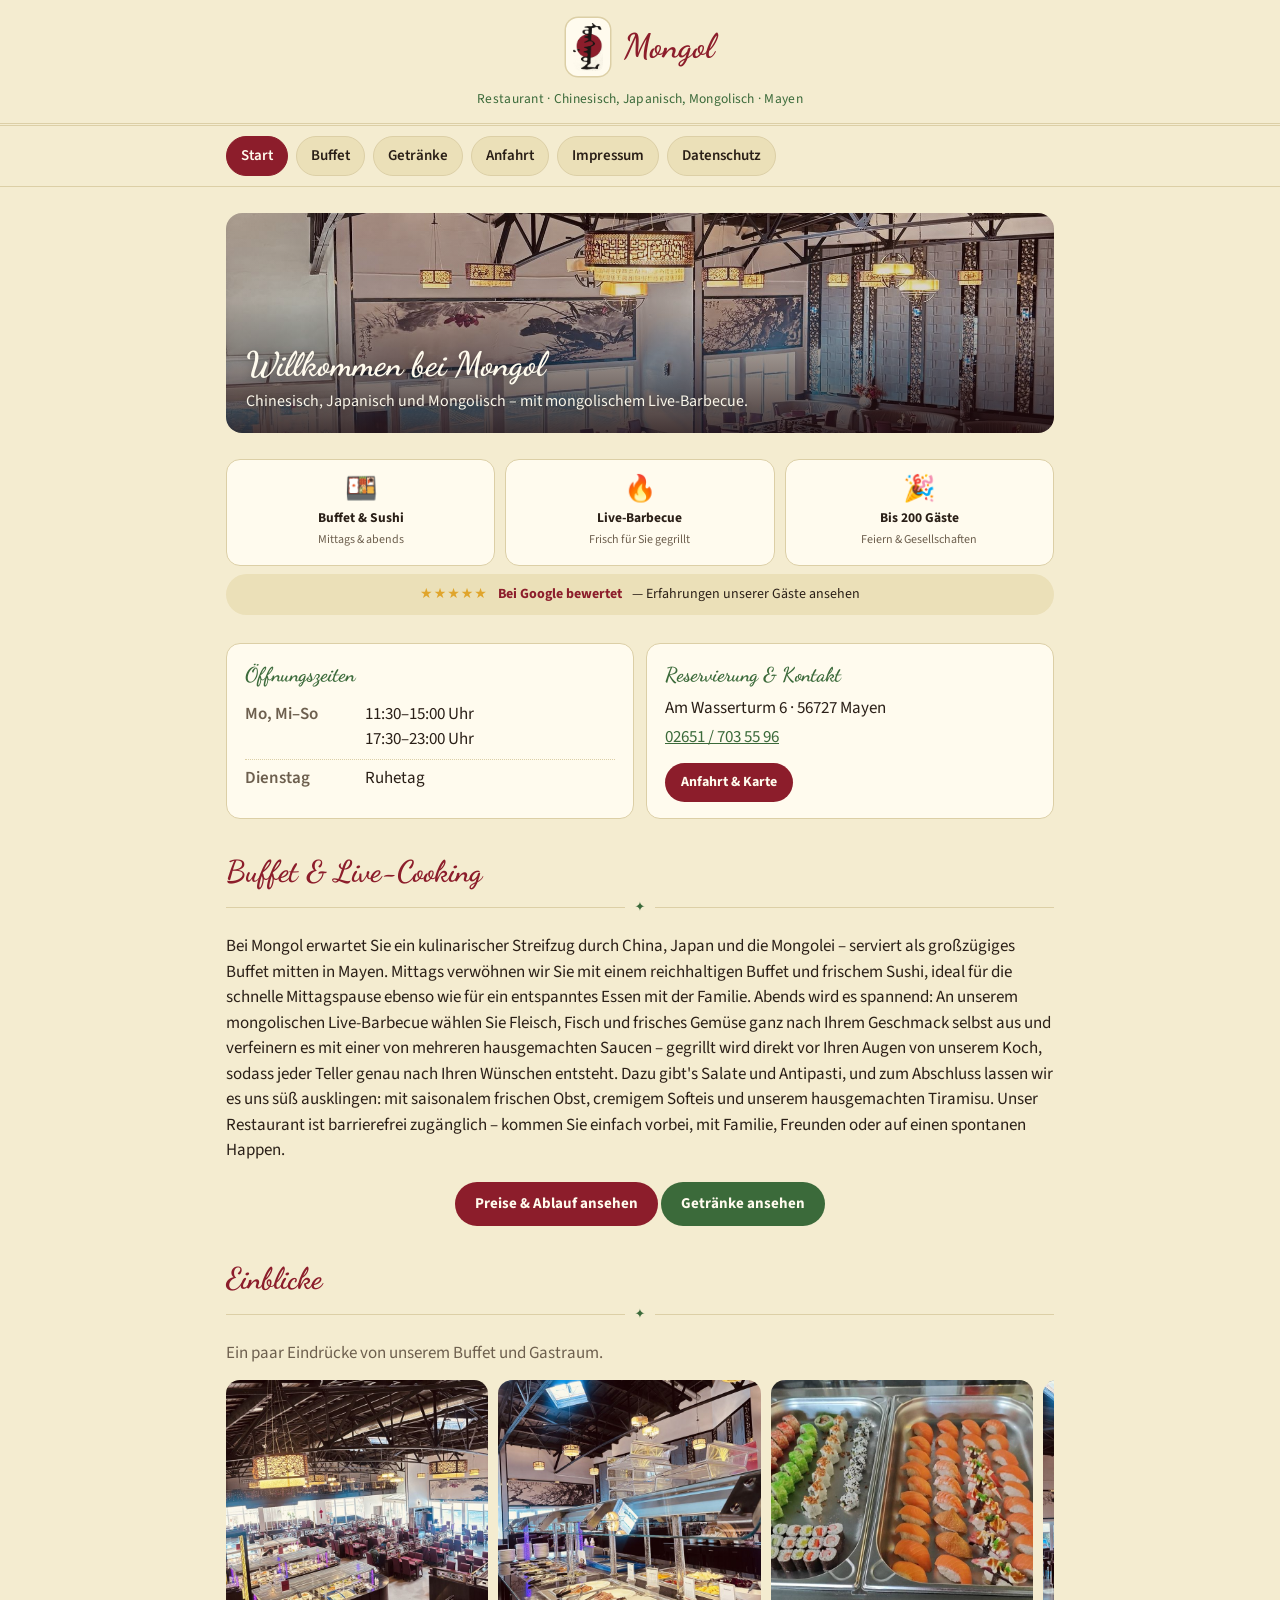
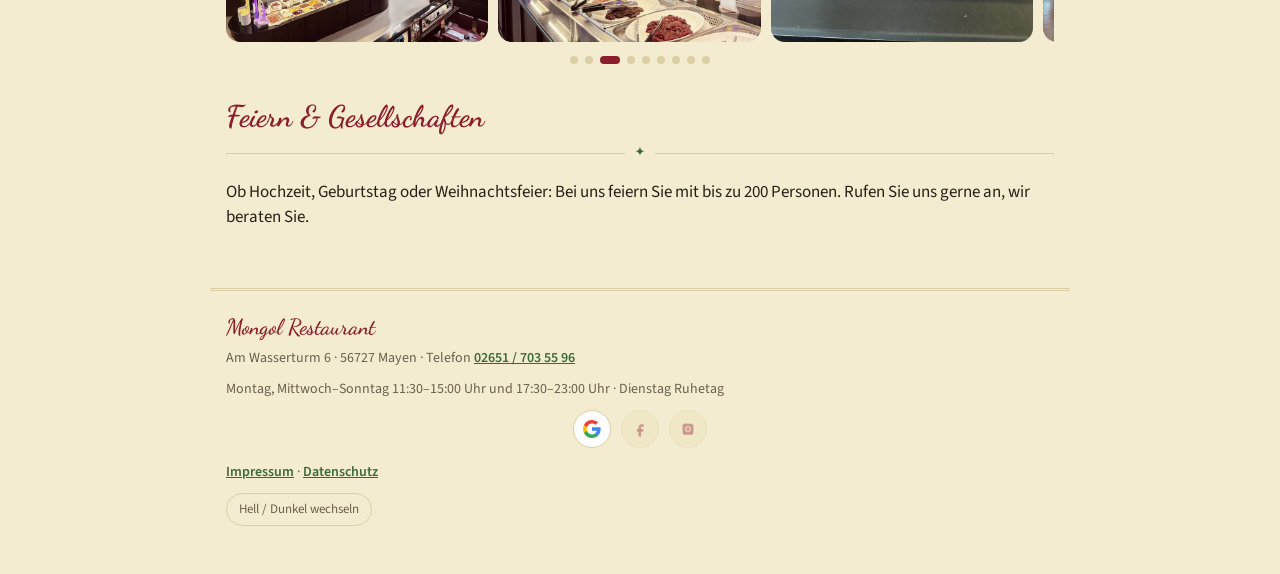
<file: mongol-website (1)/index.html>
<!DOCTYPE html>
<html lang="de">
<head>
<meta charset="utf-8">
<meta name="viewport" content="width=device-width, initial-scale=1">
<title>Restaurant Mongol – Chinesisch, Japanisch, Mongolisch in Mayen</title>
<meta name="description" content="Restaurant Mongol in Mayen: chinesische, japanische und mongolische Küche, mongolisches Barbecue-Buffet, Getränkekarte.">
<meta property="og:type" content="website">
<meta property="og:title" content="Restaurant Mongol – Chinesisch, Japanisch, Mongolisch in Mayen">
<meta property="og:description" content="Restaurant Mongol in Mayen: chinesische, japanische und mongolische Küche, mongolisches Live-Barbecue, Buffet und Getränkekarte.">
<meta property="og:image" content="assets/favicon.png">
<meta name="twitter:card" content="summary">
<link rel="icon" type="image/png" href="assets/favicon.png">
<link rel="apple-touch-icon" href="assets/favicon.png">
<link rel="stylesheet" href="assets/fonts.css">
<link rel="stylesheet" href="assets/site.css">
<script type="application/ld+json">
{
  "@context": "https://schema.org",
  "@type": "Restaurant",
  "name": "Restaurant Mongol",
  "servesCuisine": ["Chinese", "Japanese", "Mongolian"],
  "address": {
    "@type": "PostalAddress",
    "streetAddress": "Am Wasserturm 6",
    "postalCode": "56727",
    "addressLocality": "Mayen",
    "addressCountry": "DE"
  },
  "telephone": "+49 2651 7035596",
  "openingHoursSpecification": [
    {
      "@type": "OpeningHoursSpecification",
      "dayOfWeek": ["Monday","Wednesday","Thursday","Friday","Saturday","Sunday"],
      "opens": "11:30",
      "closes": "15:00"
    },
    {
      "@type": "OpeningHoursSpecification",
      "dayOfWeek": ["Monday","Wednesday","Thursday","Friday","Saturday","Sunday"],
      "opens": "17:30",
      "closes": "23:00"
    }
  ]
}
</script>
</head>
<body>

<header class="site">
  <a class="brand" href="index.html">
    <img class="logo" alt="Mongol Logo" src="assets/logo.png">
    <span class="name script">Mongol</span>
  </a>
  <p class="brand-sub">Restaurant · Chinesisch, Japanisch, Mongolisch · Mayen</p>
</header>

<nav class="mainnav" aria-label="Hauptnavigation">
  <div class="nav-scroll">
    <a href="index.html" aria-current="page">Start</a>
    <a href="buffet.html">Buffet</a>
    <a href="karte.html">Getränke</a>
    <a href="anfahrt.html">Anfahrt</a>
    <a href="impressum.html">Impressum</a>
    <a href="datenschutz.html">Datenschutz</a>
  </div>
</nav>

<main>

  <div class="hero">
    <div class="hero-text">
      <h1 class="script">Willkommen bei Mongol</h1>
      <p>Chinesisch, Japanisch und Mongolisch – mit mongolischem Live-Barbecue.</p>
    </div>
  </div>

  <div class="highlights">
    <a class="highlight" href="buffet.html">
      <div class="ic">🍱</div>
      <div class="t">Buffet &amp; Sushi</div>
      <div class="d">Mittags &amp; abends</div>
    </a>
    <a class="highlight" href="buffet.html#ablauf">
      <div class="ic">🔥</div>
      <div class="t">Live-Barbecue</div>
      <div class="d">Frisch für Sie gegrillt</div>
    </a>
    <a class="highlight" href="#feiern">
      <div class="ic">🎉</div>
      <div class="t">Bis 200 Gäste</div>
      <div class="d">Feiern &amp; Gesellschaften</div>
    </a>
  </div>

  <a class="rating-teaser" href="https://search.google.com/local/writereview?placeid=ChIJ61ahxndbvkcRanDF4gDkLSA" target="_blank" rel="noopener">
    <span class="stars">★★★★★</span> <strong>Bei Google bewertet</strong> — Erfahrungen unserer Gäste ansehen
  </a>

  <div class="quickfacts">
    <div class="qcard">
      <h3 class="script">Öffnungszeiten</h3>
      <ul class="info-list">
        <li><span class="k">Mo, Mi–So</span><span>11:30–15:00 Uhr<br>17:30–23:00 Uhr</span></li>
        <li><span class="k">Dienstag</span><span>Ruhetag</span></li>
      </ul>
    </div>
    <div class="qcard">
      <h3 class="script">Reservierung &amp; Kontakt</h3>
      <p>Am Wasserturm 6 · 56727 Mayen</p>
      <p><a href="tel:+4926517035596">02651 / 703 55 96</a></p>
      <a class="cta" href="anfahrt.html">Anfahrt &amp; Karte</a>
    </div>
  </div>

  <h2 class="section-title script">Buffet &amp; Live-Cooking</h2>
  <div class="section-flourish"><span>✦</span></div>
  <p>Bei Mongol erwartet Sie ein kulinarischer Streifzug durch China, Japan und die Mongolei – serviert als großzügiges Buffet mitten in Mayen. Mittags verwöhnen wir Sie mit einem reichhaltigen Buffet und frischem Sushi, ideal für die schnelle Mittagspause ebenso wie für ein entspanntes Essen mit der Familie. Abends wird es spannend: An unserem mongolischen Live-Barbecue wählen Sie Fleisch, Fisch und frisches Gemüse ganz nach Ihrem Geschmack selbst aus und verfeinern es mit einer von mehreren hausgemachten Saucen – gegrillt wird direkt vor Ihren Augen von unserem Koch, sodass jeder Teller genau nach Ihren Wünschen entsteht. Dazu gibt's Salate und Antipasti, und zum Abschluss lassen wir es uns süß ausklingen: mit saisonalem frischen Obst, cremigem Softeis und unserem hausgemachten Tiramisu. Unser Restaurant ist barrierefrei zugänglich – kommen Sie einfach vorbei, mit Familie, Freunden oder auf einen spontanen Happen.</p>
  <p style="text-align:center; margin:18px 0 30px;">
    <a class="cta" href="buffet.html">Preise &amp; Ablauf ansehen</a>
    <a class="cta alt" href="karte.html">Getränke ansehen</a>
  </p>

  <h2 class="section-title script">Einblicke</h2>
  <div class="section-flourish"><span>✦</span></div>
  <p class="section-sub">Ein paar Eindrücke von unserem Buffet und Gastraum.</p>
  <div class="carousel-wrap">
    <div class="carousel" id="galleryCarousel">
      <div class="carousel-item"><img src="assets/img/gastraum.jpg" alt="Gastraum bei Mongol" loading="lazy"></div>
      <div class="carousel-item"><img src="assets/img/fleisch.jpg" alt="Frisches Fleisch fürs Live-Barbecue" loading="lazy"></div>
      <div class="carousel-item"><img src="assets/img/sushi.jpg" alt="Frisches Sushi vom Buffet" loading="lazy"></div>
      <div class="carousel-item"><img src="assets/img/warmbuffet.jpg" alt="Warmes Buffet" loading="lazy"></div>
      <div class="carousel-item"><img src="assets/img/dessert.jpg" alt="Dessert-Auswahl: Obst, Eis und Tiramisu" loading="lazy"></div>
      <div class="carousel-item"><img src="assets/img/meeresfruechte.jpg" alt="Frische Meeresfrüchte auf Eis" loading="lazy"></div>
      <div class="carousel-item"><img src="assets/img/salate.jpg" alt="Salate und Antipasti am Buffet" loading="lazy"></div>
      <div class="carousel-item"><img src="assets/img/barbecue.jpg" alt="Gemüse fürs mongolische Live-Barbecue" loading="lazy"></div>
      <div class="carousel-item"><img src="assets/img/sashimi.jpg" alt="Sashimi und Lachs" loading="lazy"></div>
    </div>
    <div class="carousel-dots" id="galleryDots"></div>
  </div>

  <h2 class="section-title script" id="feiern">Feiern &amp; Gesellschaften</h2>
  <div class="section-flourish"><span>✦</span></div>
  <p>Ob Hochzeit, Geburtstag oder Weihnachtsfeier: Bei uns feiern Sie mit bis zu 200 Personen. Rufen Sie uns gerne an, wir beraten Sie.</p>

</main>

<footer class="site">
  <h4 class="script">Mongol Restaurant</h4>
  <p>Am Wasserturm 6 · 56727 Mayen · Telefon <a href="tel:+4926517035596">02651 / 703 55 96</a></p>
  <p>Montag, Mittwoch–Sonntag 11:30–15:00 Uhr und 17:30–23:00 Uhr · Dienstag Ruhetag</p>
    <div class="social-row">
    <a class="social-ico google-ico" href="https://maps.app.goo.gl/hipyL1oiq2QSUWmA8?g_st=ic" target="_blank" rel="noopener" aria-label="Google Bewertungen" title="Bei Google bewerten / ansehen">
      <svg viewBox="0 0 18 18" aria-hidden="true"><path fill="#4285F4" d="M17.64 9.2c0-.637-.057-1.251-.164-1.84H9v3.481h4.844a4.14 4.14 0 0 1-1.796 2.716v2.259h2.908c1.702-1.567 2.684-3.875 2.684-6.615z"/><path fill="#34A853" d="M9 18c2.43 0 4.467-.806 5.956-2.184l-2.908-2.259c-.806.54-1.837.86-3.048.86-2.344 0-4.328-1.584-5.036-3.711H.957v2.332A8.997 8.997 0 0 0 9 18z"/><path fill="#FBBC05" d="M3.964 10.706A5.41 5.41 0 0 1 3.682 9c0-.593.102-1.17.282-1.706V4.962H.957A8.996 8.996 0 0 0 0 9c0 1.452.348 2.827.957 4.038l3.007-2.332z"/><path fill="#EA4335" d="M9 3.58c1.321 0 2.508.454 3.44 1.345l2.582-2.58C13.463.891 11.426 0 9 0A8.997 8.997 0 0 0 .957 4.962L3.964 7.294C4.672 5.167 6.656 3.58 9 3.58z"/></svg>
    </a>
    <span class="social-ico placeholder" aria-label="Facebook folgt" title="Facebook-Seite folgt in Kürze">
      <svg viewBox="0 0 24 24" aria-hidden="true"><path d="M14 9h3V5.5h-3C11.79 5.5 10 7.29 10 9.5V12H8v3.5h2V22h3.5v-6.5H16l.5-3.5h-3V9.7c0-.47.33-.7.5-.7Z"/></svg>
    </span>
    <span class="social-ico placeholder" aria-label="Instagram folgt" title="Instagram folgt später">
      <svg viewBox="0 0 24 24" aria-hidden="true"><path d="M12 8.2a3.8 3.8 0 1 0 0 7.6 3.8 3.8 0 0 0 0-7.6Zm0 6.3a2.5 2.5 0 1 1 0-5 2.5 2.5 0 0 1 0 5Zm4.9-6.45a.9.9 0 1 1-1.8 0 .9.9 0 0 1 1.8 0ZM12 4.9c2.4 0 2.68.01 3.63.05.87.04 1.34.19 1.65.31.42.16.71.36 1.02.67.31.31.51.6.67 1.02.12.31.27.78.31 1.65.04.95.05 1.23.05 3.63s-.01 2.68-.05 3.63c-.04.87-.19 1.34-.31 1.65-.16.42-.36.71-.67 1.02-.31.31-.6.51-1.02.67-.31.12-.78.27-1.65.31-.95.04-1.23.05-3.63.05s-2.68-.01-3.63-.05c-.87-.04-1.34-.19-1.65-.31a2.75 2.75 0 0 1-1.02-.67 2.75 2.75 0 0 1-.67-1.02c-.12-.31-.27-.78-.31-1.65C4.68 14.68 4.7 14.4 4.7 12s.01-2.68.05-3.63c.04-.87.19-1.34.31-1.65.16-.42.36-.71.67-1.02.31-.31.6-.51 1.02-.67.31-.12.78-.27 1.65-.31C9.32 4.91 9.6 4.9 12 4.9Z"/></svg>
    </span>
  </div>
  <p class="legal-links"><a href="impressum.html">Impressum</a> · <a href="datenschutz.html">Datenschutz</a></p>
  <button class="theme-btn" id="themeBtn" type="button">Hell / Dunkel wechseln</button>
</footer>

<a class="call-fab" href="tel:+4926517035596">📞 Anrufen</a>

<script>
(function () {
  var track = document.getElementById("galleryCarousel");
  var dotsBox = document.getElementById("galleryDots");
  if (!track || !dotsBox) return;
  var items = Array.prototype.slice.call(track.children);
  var reduceMotion = window.matchMedia("(prefers-reduced-motion: reduce)").matches;

  items.forEach(function (_, i) {
    var b = document.createElement("button");
    b.type = "button";
    b.setAttribute("aria-label", "Bild " + (i + 1) + " von " + items.length);
    b.addEventListener("click", function () {
      var left = items[i].offsetLeft - track.offsetLeft;
      track.scrollTo({ left: left, behavior: "smooth" });
    });
    dotsBox.appendChild(b);
  });
  var dots = Array.prototype.slice.call(dotsBox.children);

  var activeIndex = 0;
  function setActive(i) {
    activeIndex = i;
    dots.forEach(function (d, di) { d.classList.toggle("active", di === i); });
  }

  var io = new IntersectionObserver(function (entries) {
    entries.forEach(function (en) {
      if (en.isIntersecting && en.intersectionRatio > 0.6) {
        setActive(items.indexOf(en.target));
      }
    });
  }, { root: track, threshold: [0.6] });
  items.forEach(function (it) { io.observe(it); });

  var timer = null;
  var AUTOPLAY_MS = 5000; // Wechselintervall des Karussells
  var isAutoScroll = false;
  function scrollToIndex(i) {
    var el = items[i];
    var left = el.offsetLeft - track.offsetLeft;
    isAutoScroll = true;
    track.scrollTo({ left: left, behavior: "smooth" });
    clearTimeout(track._autoFlagT);
    track._autoFlagT = setTimeout(function () { isAutoScroll = false; }, 500);
  }
  function next() {
    scrollToIndex((activeIndex + 1) % items.length);
  }
  function start() { if (!reduceMotion) timer = setInterval(next, AUTOPLAY_MS); }
  function stop() { clearInterval(timer); }
  function restartLater() { if (isAutoScroll) return; stop(); clearTimeout(track._resumeT); track._resumeT = setTimeout(start, 6000); }

  track.addEventListener("pointerdown", restartLater);
  track.addEventListener("touchstart", restartLater, { passive: true });
  track.addEventListener("scroll", restartLater, { passive: true });
  document.addEventListener("visibilitychange", function () {
    if (document.hidden) stop(); else start();
  });

  setActive(0);
  start();
})();
</script>

<script src="assets/site.js"></script>
</body>
</html>
</file>
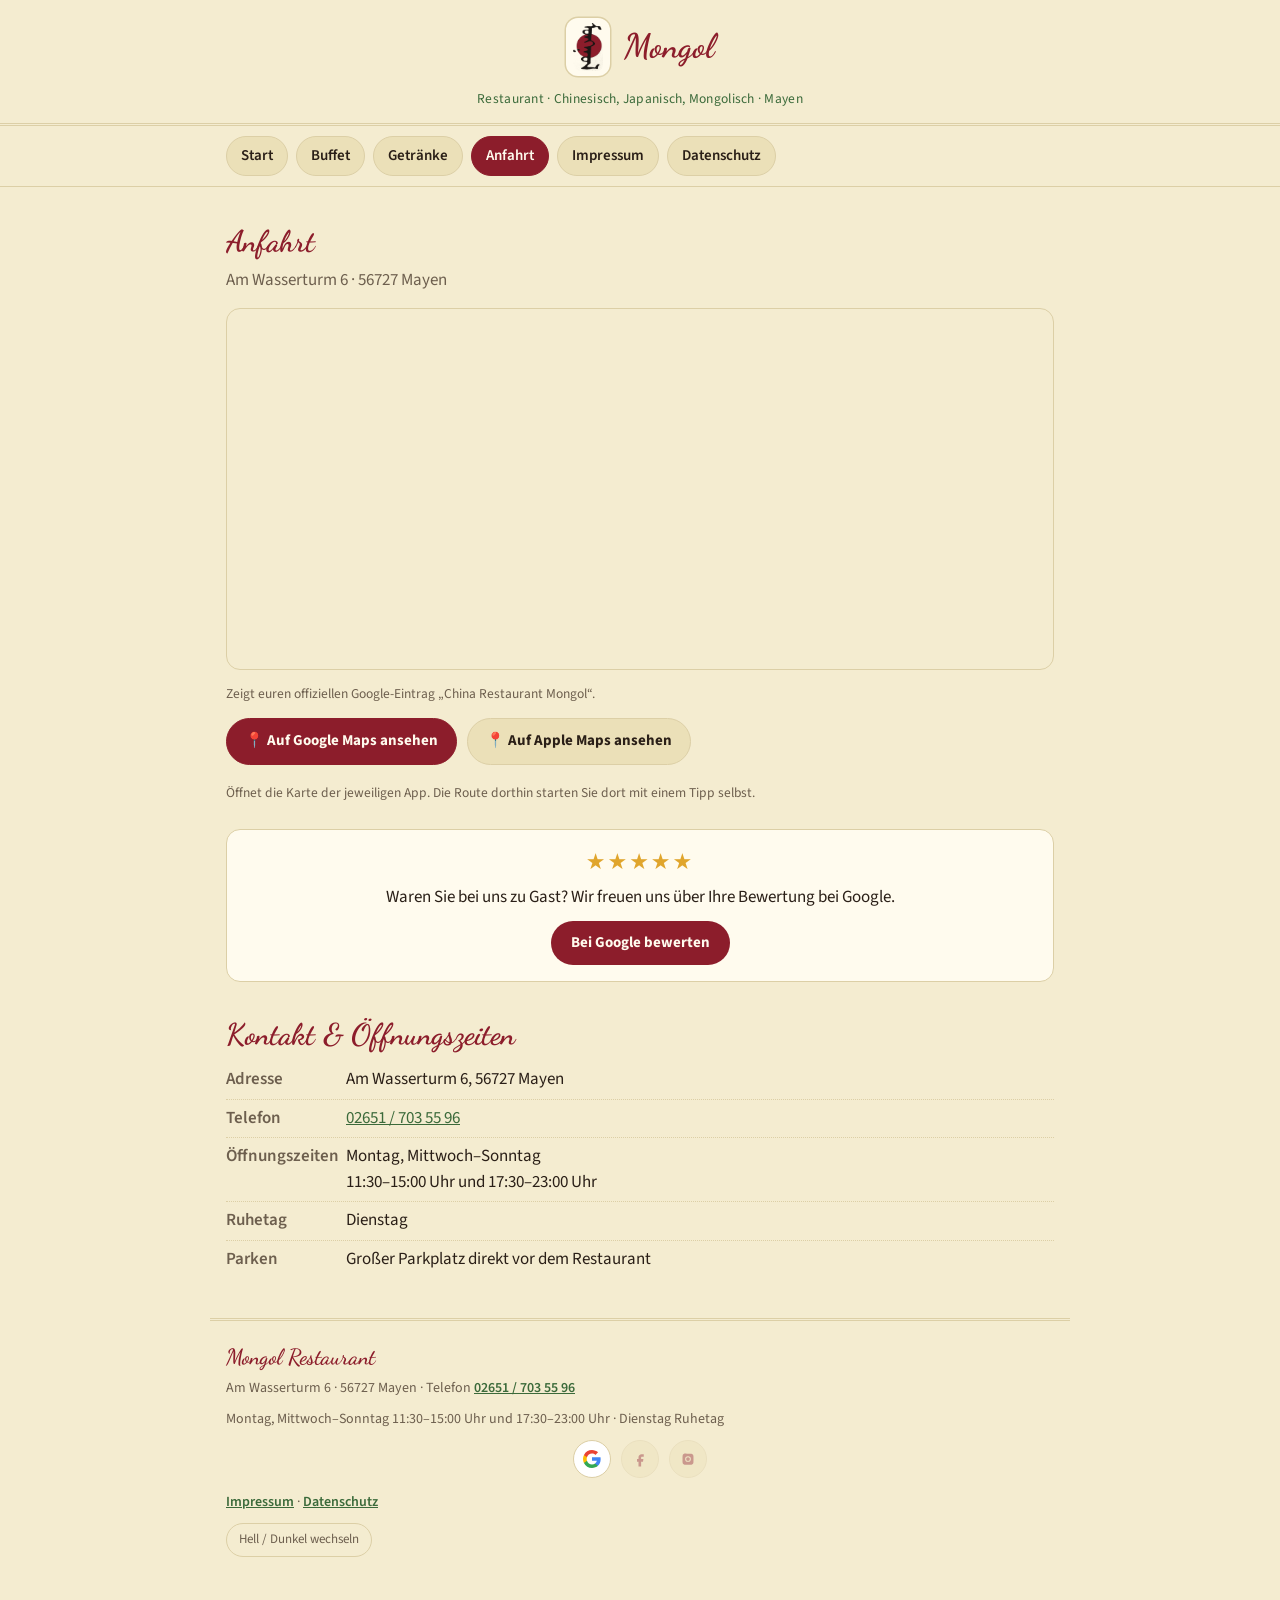
<file: mongol-website (1)/anfahrt.html>
<!DOCTYPE html>
<html lang="de">
<head>
<meta charset="utf-8">
<meta name="viewport" content="width=device-width, initial-scale=1">
<title>Anfahrt – Restaurant Mongol, Mayen</title>
<meta name="description" content="So finden Sie das Restaurant Mongol in Mayen: Adresse, Karte und Routenplaner für Google Maps und Apple Maps.">
<meta property="og:type" content="website">
<meta property="og:title" content="Anfahrt – Restaurant Mongol, Mayen">
<meta property="og:description" content="So finden Sie das Restaurant Mongol in Mayen: Adresse, Karte und Routenplaner für Google Maps und Apple Maps.">
<meta property="og:image" content="assets/favicon.png">
<meta name="twitter:card" content="summary">
<link rel="icon" type="image/png" href="assets/favicon.png">
<link rel="apple-touch-icon" href="assets/favicon.png">
<link rel="stylesheet" href="assets/fonts.css">
<link rel="stylesheet" href="assets/site.css">
</head>
<body>

<header class="site">
  <a class="brand" href="index.html">
    <img class="logo" alt="Mongol Logo" src="assets/logo.png">
    <span class="name script">Mongol</span>
  </a>
  <p class="brand-sub">Restaurant · Chinesisch, Japanisch, Mongolisch · Mayen</p>
</header>

<nav class="mainnav" aria-label="Hauptnavigation">
  <div class="nav-scroll">
    <a href="index.html">Start</a>
    <a href="buffet.html">Buffet</a>
    <a href="karte.html">Getränke</a>
    <a href="anfahrt.html" aria-current="page">Anfahrt</a>
    <a href="impressum.html">Impressum</a>
    <a href="datenschutz.html">Datenschutz</a>
  </div>
</nav>

<main>

  <h1 class="section-title script" style="margin-top:24px;">Anfahrt</h1>
  <p class="section-sub">Am Wasserturm 6 · 56727 Mayen</p>

  <div class="map-embed">
  <iframe
    title="Karte: Restaurant Mongol, Am Wasserturm 6, 56727 Mayen"
    src="https://www.google.com/maps/embed?pb=!1m18!1m12!1m3!1d2547.0587640659674!2d7.245859!3d50.3281549!2m3!1f0!2f0!3f0!3m2!1i1024!2i768!4f13.1!3m3!1m2!1s0x47be5b77c6a156eb%3A0x202de400e2c5706a!2sChina%20Restaurant%20%22Mongol%22!5e0!3m2!1sde!2sde!4v1790324686612!5m2!1sde!2sde"
    referrerpolicy="strict-origin-when-cross-origin"
    allowfullscreen
    loading="lazy"></iframe>
</div>
<p style="color:var(--muted); font-size:13.5px; margin:6px 0 0;">
  Zeigt euren offiziellen Google-Eintrag „China Restaurant Mongol“.
</p>

  <div class="map-buttons">
    <a class="primary" href="https://maps.app.goo.gl/hipyL1oiq2QSUWmA8?g_st=ic" target="_blank" rel="noopener">
      📍 Auf Google Maps ansehen
    </a>
    <a href="https://maps.apple/p/yxQd0tk~rtLChg" target="_blank" rel="noopener">
      📍 Auf Apple Maps ansehen
    </a>
  </div>
  <p style="color:var(--muted); font-size:13.5px; margin:-8px 0 26px;">
    Öffnet die Karte der jeweiligen App. Die Route dorthin starten Sie dort mit einem Tipp selbst.
  </p>

  <div class="review-box" id="bewertung">
    <div class="stars">★★★★★</div>
    <p style="margin:6px 0 0;">Waren Sie bei uns zu Gast? Wir freuen uns über Ihre Bewertung bei Google.</p>
    <a class="cta" style="margin-top:10px;" href="https://search.google.com/local/writereview?placeid=ChIJ61ahxndbvkcRanDF4gDkLSA" target="_blank" rel="noopener">Bei Google bewerten</a>
  </div>

  <h2 class="section-title script">Kontakt &amp; Öffnungszeiten</h2>
  <ul class="info-list">
    <li><span class="k">Adresse</span><span>Am Wasserturm 6, 56727 Mayen</span></li>
    <li><span class="k">Telefon</span><span><a href="tel:+4926517035596">02651 / 703 55 96</a></span></li>
    <li><span class="k">Öffnungszeiten</span><span>Montag, Mittwoch–Sonntag<br>11:30–15:00 Uhr und 17:30–23:00 Uhr</span></li>
    <li><span class="k">Ruhetag</span><span>Dienstag</span></li>
    <li><span class="k">Parken</span><span>Großer Parkplatz direkt vor dem Restaurant</span></li>
  </ul>

</main>

<footer class="site">
  <h4 class="script">Mongol Restaurant</h4>
  <p>Am Wasserturm 6 · 56727 Mayen · Telefon <a href="tel:+4926517035596">02651 / 703 55 96</a></p>
  <p>Montag, Mittwoch–Sonntag 11:30–15:00 Uhr und 17:30–23:00 Uhr · Dienstag Ruhetag</p>
    <div class="social-row">
    <a class="social-ico google-ico" href="https://maps.app.goo.gl/hipyL1oiq2QSUWmA8?g_st=ic" target="_blank" rel="noopener" aria-label="Google Bewertungen" title="Bei Google bewerten / ansehen">
      <svg viewBox="0 0 18 18" aria-hidden="true"><path fill="#4285F4" d="M17.64 9.2c0-.637-.057-1.251-.164-1.84H9v3.481h4.844a4.14 4.14 0 0 1-1.796 2.716v2.259h2.908c1.702-1.567 2.684-3.875 2.684-6.615z"/><path fill="#34A853" d="M9 18c2.43 0 4.467-.806 5.956-2.184l-2.908-2.259c-.806.54-1.837.86-3.048.86-2.344 0-4.328-1.584-5.036-3.711H.957v2.332A8.997 8.997 0 0 0 9 18z"/><path fill="#FBBC05" d="M3.964 10.706A5.41 5.41 0 0 1 3.682 9c0-.593.102-1.17.282-1.706V4.962H.957A8.996 8.996 0 0 0 0 9c0 1.452.348 2.827.957 4.038l3.007-2.332z"/><path fill="#EA4335" d="M9 3.58c1.321 0 2.508.454 3.44 1.345l2.582-2.58C13.463.891 11.426 0 9 0A8.997 8.997 0 0 0 .957 4.962L3.964 7.294C4.672 5.167 6.656 3.58 9 3.58z"/></svg>
    </a>
    <span class="social-ico placeholder" aria-label="Facebook folgt" title="Facebook-Seite folgt in Kürze">
      <svg viewBox="0 0 24 24" aria-hidden="true"><path d="M14 9h3V5.5h-3C11.79 5.5 10 7.29 10 9.5V12H8v3.5h2V22h3.5v-6.5H16l.5-3.5h-3V9.7c0-.47.33-.7.5-.7Z"/></svg>
    </span>
    <span class="social-ico placeholder" aria-label="Instagram folgt" title="Instagram folgt später">
      <svg viewBox="0 0 24 24" aria-hidden="true"><path d="M12 8.2a3.8 3.8 0 1 0 0 7.6 3.8 3.8 0 0 0 0-7.6Zm0 6.3a2.5 2.5 0 1 1 0-5 2.5 2.5 0 0 1 0 5Zm4.9-6.45a.9.9 0 1 1-1.8 0 .9.9 0 0 1 1.8 0ZM12 4.9c2.4 0 2.68.01 3.63.05.87.04 1.34.19 1.65.31.42.16.71.36 1.02.67.31.31.51.6.67 1.02.12.31.27.78.31 1.65.04.95.05 1.23.05 3.63s-.01 2.68-.05 3.63c-.04.87-.19 1.34-.31 1.65-.16.42-.36.71-.67 1.02-.31.31-.6.51-1.02.67-.31.12-.78.27-1.65.31-.95.04-1.23.05-3.63.05s-2.68-.01-3.63-.05c-.87-.04-1.34-.19-1.65-.31a2.75 2.75 0 0 1-1.02-.67 2.75 2.75 0 0 1-.67-1.02c-.12-.31-.27-.78-.31-1.65C4.68 14.68 4.7 14.4 4.7 12s.01-2.68.05-3.63c.04-.87.19-1.34.31-1.65.16-.42.36-.71.67-1.02.31-.31.6-.51 1.02-.67.31-.12.78-.27 1.65-.31C9.32 4.91 9.6 4.9 12 4.9Z"/></svg>
    </span>
  </div>
  <p class="legal-links"><a href="impressum.html">Impressum</a> · <a href="datenschutz.html">Datenschutz</a></p>
  <button class="theme-btn" id="themeBtn" type="button">Hell / Dunkel wechseln</button>
</footer>

<script src="assets/site.js"></script>
</body>
</html>
</file>
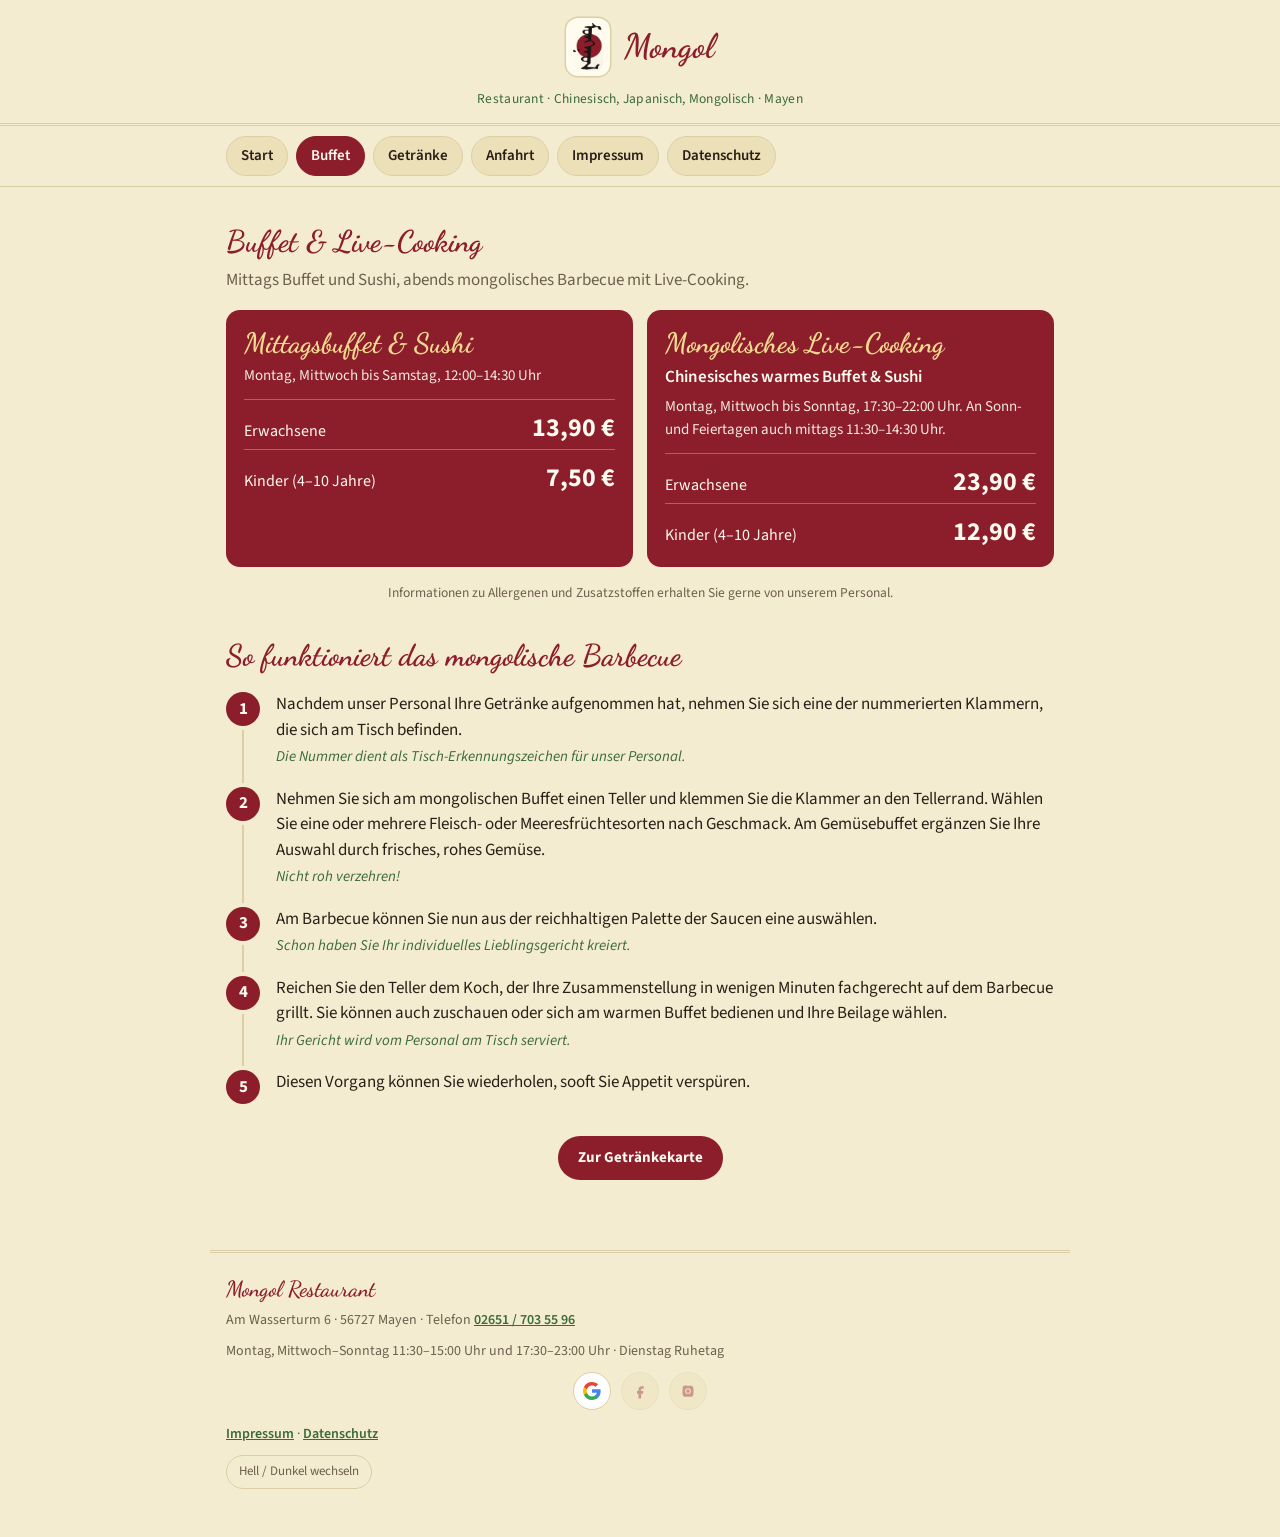
<file: mongol-website (1)/buffet.html>
<!DOCTYPE html>
<html lang="de">
<head>
<meta charset="utf-8">
<meta name="viewport" content="width=device-width, initial-scale=1">
<title>Buffet &amp; Live-Cooking – Restaurant Mongol, Mayen</title>
<meta name="description" content="Mittagsbuffet, Sushi und mongolisches Live-Cooking im Restaurant Mongol in Mayen: Preise, Zeiten und Ablauf des Barbecues.">
<meta property="og:type" content="website">
<meta property="og:title" content="Buffet & Live-Cooking – Restaurant Mongol, Mayen">
<meta property="og:description" content="Mittagsbuffet, Sushi und mongolisches Live-Cooking im Restaurant Mongol in Mayen: Preise, Zeiten und Ablauf des Barbecues.">
<meta property="og:image" content="assets/favicon.png">
<meta name="twitter:card" content="summary">
<link rel="icon" type="image/png" href="assets/favicon.png">
<link rel="apple-touch-icon" href="assets/favicon.png">
<link rel="stylesheet" href="assets/fonts.css">
<link rel="stylesheet" href="assets/site.css">
</head>
<body>

<header class="site">
  <a class="brand" href="index.html">
    <img class="logo" alt="Mongol Logo" src="assets/logo.png">
    <span class="name script">Mongol</span>
  </a>
  <p class="brand-sub">Restaurant · Chinesisch, Japanisch, Mongolisch · Mayen</p>
</header>

<nav class="mainnav" aria-label="Hauptnavigation">
  <div class="nav-scroll">
    <a href="index.html">Start</a>
    <a href="buffet.html" aria-current="page">Buffet</a>
    <a href="karte.html">Getränke</a>
    <a href="anfahrt.html">Anfahrt</a>
    <a href="impressum.html">Impressum</a>
    <a href="datenschutz.html">Datenschutz</a>
  </div>
</nav>

<main>

  <h1 class="section-title script" style="margin-top:24px;">Buffet &amp; Live-Cooking</h1>
  <p class="section-sub">Mittags Buffet und Sushi, abends mongolisches Barbecue mit Live-Cooking.</p>

  <div class="panels">
    <div class="panel">
      <h3 class="script">Mittagsbuffet &amp; Sushi</h3>
      <p class="when">Montag, Mittwoch bis Samstag, 12:00–14:30 Uhr</p>
      <div class="row"><span class="who">Erwachsene</span><span class="amt">13,90 €</span></div>
      <div class="row"><span class="who">Kinder (4–10 Jahre)</span><span class="amt">7,50 €</span></div>
    </div>
    <div class="panel">
      <h3 class="script">Mongolisches Live-Cooking</h3>
      <p class="what">Chinesisches warmes Buffet &amp; Sushi</p>
      <p class="when">Montag, Mittwoch bis Sonntag, 17:30–22:00 Uhr. An Sonn- und Feiertagen auch mittags 11:30–14:30 Uhr.</p>
      <div class="row"><span class="who">Erwachsene</span><span class="amt">23,90 €</span></div>
      <div class="row"><span class="who">Kinder (4–10 Jahre)</span><span class="amt">12,90 €</span></div>
    </div>
  </div>
  <p style="text-align:center; color:var(--muted); font-size:13.5px; margin:16px 0 26px;">Informationen zu Allergenen und Zusatzstoffen erhalten Sie gerne von unserem Personal.</p>

  <h2 class="section-title script" id="ablauf">So funktioniert das mongolische Barbecue</h2>
  <ol class="steps">
    <li>Nachdem unser Personal Ihre Getränke aufgenommen hat, nehmen Sie sich eine der nummerierten Klammern, die sich am Tisch befinden.
      <span class="hint">Die Nummer dient als Tisch-Erkennungszeichen für unser Personal.</span></li>
    <li>Nehmen Sie sich am mongolischen Buffet einen Teller und klemmen Sie die Klammer an den Tellerrand. Wählen Sie eine oder mehrere Fleisch- oder Meeresfrüchtesorten nach Geschmack. Am Gemüsebuffet ergänzen Sie Ihre Auswahl durch frisches, rohes Gemüse.
      <span class="hint">Nicht roh verzehren!</span></li>
    <li>Am Barbecue können Sie nun aus der reichhaltigen Palette der Saucen eine auswählen.
      <span class="hint">Schon haben Sie Ihr individuelles Lieblingsgericht kreiert.</span></li>
    <li>Reichen Sie den Teller dem Koch, der Ihre Zusammenstellung in wenigen Minuten fachgerecht auf dem Barbecue grillt. Sie können auch zuschauen oder sich am warmen Buffet bedienen und Ihre Beilage wählen.
      <span class="hint">Ihr Gericht wird vom Personal am Tisch serviert.</span></li>
    <li>Diesen Vorgang können Sie wiederholen, sooft Sie Appetit verspüren.</li>
  </ol>

  <p style="text-align:center; margin:22px 0 30px;">
    <a class="cta" href="karte.html">Zur Getränkekarte</a>
  </p>

</main>

<footer class="site">
  <h4 class="script">Mongol Restaurant</h4>
  <p>Am Wasserturm 6 · 56727 Mayen · Telefon <a href="tel:+4926517035596">02651 / 703 55 96</a></p>
  <p>Montag, Mittwoch–Sonntag 11:30–15:00 Uhr und 17:30–23:00 Uhr · Dienstag Ruhetag</p>
    <div class="social-row">
    <a class="social-ico google-ico" href="https://maps.app.goo.gl/hipyL1oiq2QSUWmA8?g_st=ic" target="_blank" rel="noopener" aria-label="Google Bewertungen" title="Bei Google bewerten / ansehen">
      <svg viewBox="0 0 18 18" aria-hidden="true"><path fill="#4285F4" d="M17.64 9.2c0-.637-.057-1.251-.164-1.84H9v3.481h4.844a4.14 4.14 0 0 1-1.796 2.716v2.259h2.908c1.702-1.567 2.684-3.875 2.684-6.615z"/><path fill="#34A853" d="M9 18c2.43 0 4.467-.806 5.956-2.184l-2.908-2.259c-.806.54-1.837.86-3.048.86-2.344 0-4.328-1.584-5.036-3.711H.957v2.332A8.997 8.997 0 0 0 9 18z"/><path fill="#FBBC05" d="M3.964 10.706A5.41 5.41 0 0 1 3.682 9c0-.593.102-1.17.282-1.706V4.962H.957A8.996 8.996 0 0 0 0 9c0 1.452.348 2.827.957 4.038l3.007-2.332z"/><path fill="#EA4335" d="M9 3.58c1.321 0 2.508.454 3.44 1.345l2.582-2.58C13.463.891 11.426 0 9 0A8.997 8.997 0 0 0 .957 4.962L3.964 7.294C4.672 5.167 6.656 3.58 9 3.58z"/></svg>
    </a>
    <span class="social-ico placeholder" aria-label="Facebook folgt" title="Facebook-Seite folgt in Kürze">
      <svg viewBox="0 0 24 24" aria-hidden="true"><path d="M14 9h3V5.5h-3C11.79 5.5 10 7.29 10 9.5V12H8v3.5h2V22h3.5v-6.5H16l.5-3.5h-3V9.7c0-.47.33-.7.5-.7Z"/></svg>
    </span>
    <span class="social-ico placeholder" aria-label="Instagram folgt" title="Instagram folgt später">
      <svg viewBox="0 0 24 24" aria-hidden="true"><path d="M12 8.2a3.8 3.8 0 1 0 0 7.6 3.8 3.8 0 0 0 0-7.6Zm0 6.3a2.5 2.5 0 1 1 0-5 2.5 2.5 0 0 1 0 5Zm4.9-6.45a.9.9 0 1 1-1.8 0 .9.9 0 0 1 1.8 0ZM12 4.9c2.4 0 2.68.01 3.63.05.87.04 1.34.19 1.65.31.42.16.71.36 1.02.67.31.31.51.6.67 1.02.12.31.27.78.31 1.65.04.95.05 1.23.05 3.63s-.01 2.68-.05 3.63c-.04.87-.19 1.34-.31 1.65-.16.42-.36.71-.67 1.02-.31.31-.6.51-1.02.67-.31.12-.78.27-1.65.31-.95.04-1.23.05-3.63.05s-2.68-.01-3.63-.05c-.87-.04-1.34-.19-1.65-.31a2.75 2.75 0 0 1-1.02-.67 2.75 2.75 0 0 1-.67-1.02c-.12-.31-.27-.78-.31-1.65C4.68 14.68 4.7 14.4 4.7 12s.01-2.68.05-3.63c.04-.87.19-1.34.31-1.65.16-.42.36-.71.67-1.02.31-.31.6-.51 1.02-.67.31-.12.78-.27 1.65-.31C9.32 4.91 9.6 4.9 12 4.9Z"/></svg>
    </span>
  </div>
  <p class="legal-links"><a href="impressum.html">Impressum</a> · <a href="datenschutz.html">Datenschutz</a></p>
  <button class="theme-btn" id="themeBtn" type="button">Hell / Dunkel wechseln</button>
</footer>

<script src="assets/site.js"></script>
</body>
</html>
</file>
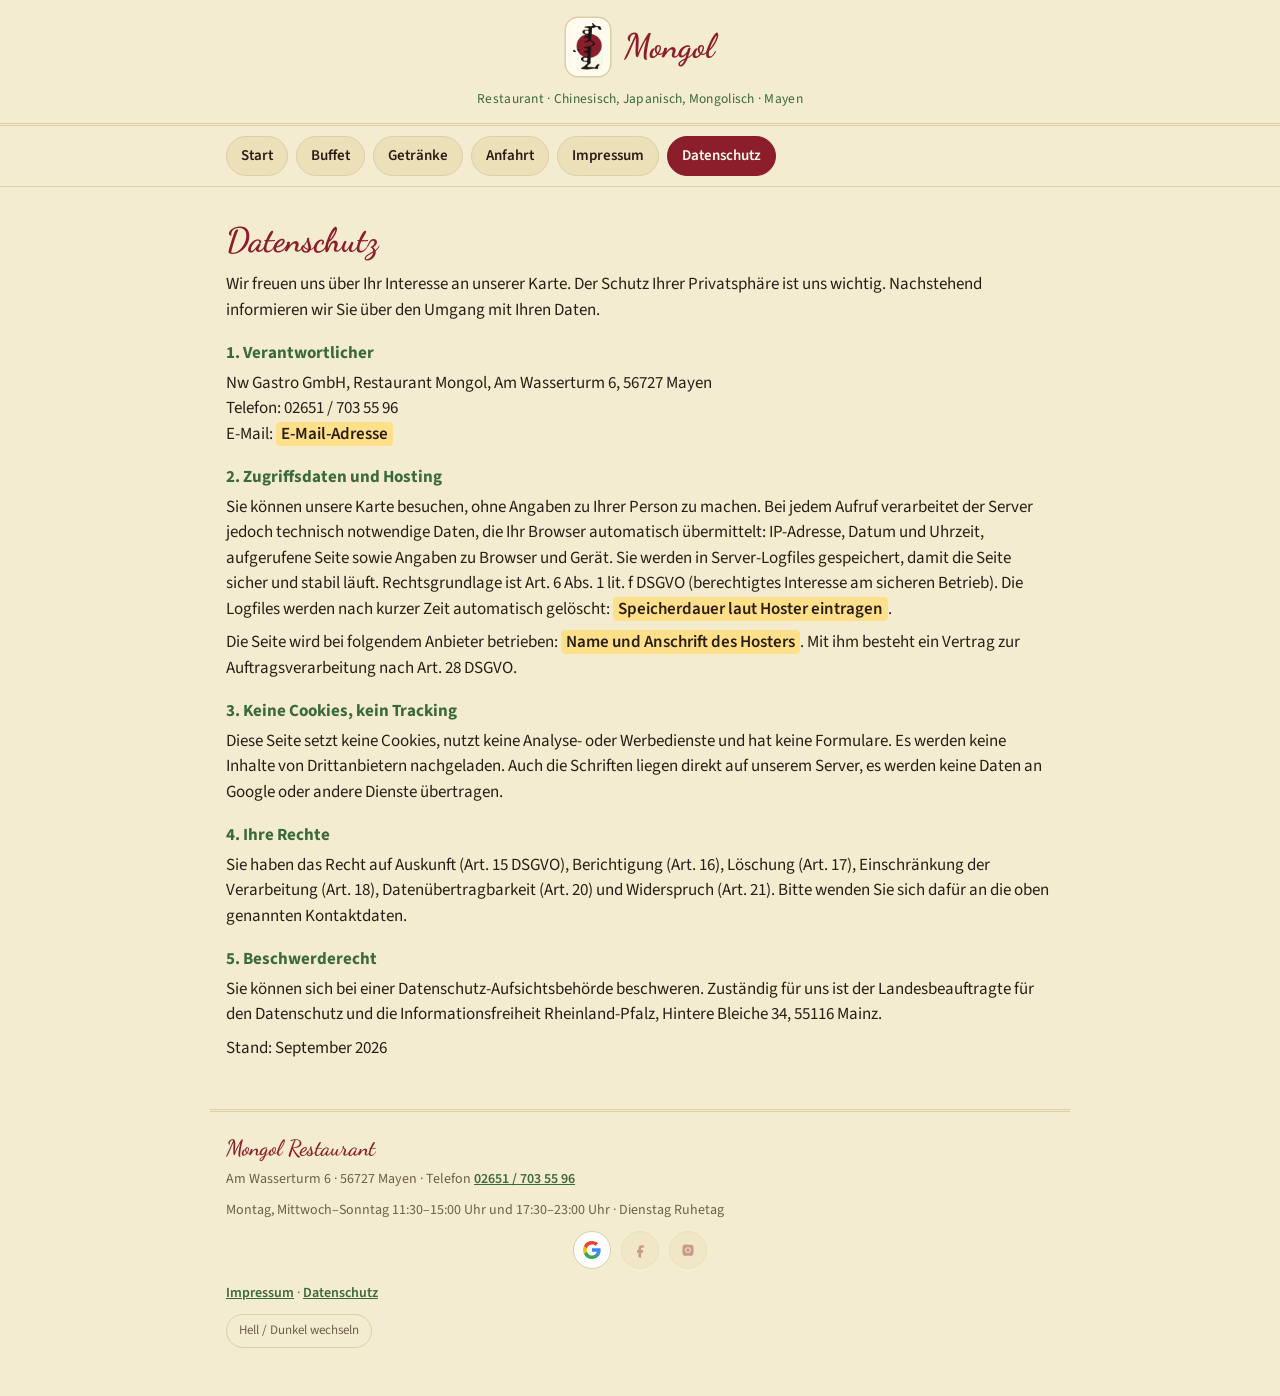
<file: mongol-website (1)/datenschutz.html>
<!DOCTYPE html>
<html lang="de">
<head>
<meta charset="utf-8">
<meta name="viewport" content="width=device-width, initial-scale=1">
<title>Datenschutz – Restaurant Mongol, Mayen</title>
<link rel="icon" type="image/png" href="assets/favicon.png">
<meta property="og:type" content="website">
<meta property="og:title" content="Datenschutz – Restaurant Mongol, Mayen">
<meta property="og:description" content="Datenschutzerklärung des Restaurant Mongol in Mayen.">
<meta property="og:image" content="assets/favicon.png">
<meta name="twitter:card" content="summary">
<link rel="apple-touch-icon" href="assets/favicon.png">
<link rel="stylesheet" href="assets/fonts.css">
<link rel="stylesheet" href="assets/site.css">
</head>
<body>

<header class="site">
  <a class="brand" href="index.html">
    <img class="logo" alt="Mongol Logo" src="assets/logo.png">
    <span class="name script">Mongol</span>
  </a>
  <p class="brand-sub">Restaurant · Chinesisch, Japanisch, Mongolisch · Mayen</p>
</header>

<nav class="mainnav" aria-label="Hauptnavigation">
  <div class="nav-scroll">
    <a href="index.html">Start</a>
    <a href="buffet.html">Buffet</a>
    <a href="karte.html">Getränke</a>
    <a href="anfahrt.html">Anfahrt</a>
    <a href="impressum.html">Impressum</a>
    <a href="datenschutz.html" aria-current="page">Datenschutz</a>
  </div>
</nav>

<main class="legal-page">
  <h1 class="script">Datenschutz</h1>
    <p>Wir freuen uns über Ihr Interesse an unserer Karte. Der Schutz Ihrer Privatsphäre ist uns wichtig. Nachstehend informieren wir Sie über den Umgang mit Ihren Daten.</p>
    <h3>1. Verantwortlicher</h3>
    <p>Nw Gastro GmbH, Restaurant Mongol, Am Wasserturm 6, 56727 Mayen<br>Telefon: 02651 / 703 55 96<br>E-Mail: <mark class="todo">E-Mail-Adresse</mark></p>
    <h3>2. Zugriffsdaten und Hosting</h3>
    <p>Sie können unsere Karte besuchen, ohne Angaben zu Ihrer Person zu machen. Bei jedem Aufruf verarbeitet der Server jedoch technisch notwendige Daten, die Ihr Browser automatisch übermittelt: IP-Adresse, Datum und Uhrzeit, aufgerufene Seite sowie Angaben zu Browser und Gerät. Sie werden in Server-Logfiles gespeichert, damit die Seite sicher und stabil läuft. Rechtsgrundlage ist Art. 6 Abs. 1 lit. f DSGVO (berechtigtes Interesse am sicheren Betrieb). Die Logfiles werden nach kurzer Zeit automatisch gelöscht: <mark class="todo">Speicherdauer laut Hoster eintragen</mark>.</p>
    <p>Die Seite wird bei folgendem Anbieter betrieben: <mark class="todo">Name und Anschrift des Hosters</mark>. Mit ihm besteht ein Vertrag zur Auftragsverarbeitung nach Art. 28 DSGVO.</p>
    <h3>3. Keine Cookies, kein Tracking</h3>
    <p>Diese Seite setzt keine Cookies, nutzt keine Analyse- oder Werbedienste und hat keine Formulare. Es werden keine Inhalte von Drittanbietern nachgeladen. Auch die Schriften liegen direkt auf unserem Server, es werden keine Daten an Google oder andere Dienste übertragen.</p>
    <h3>4. Ihre Rechte</h3>
    <p>Sie haben das Recht auf Auskunft (Art. 15 DSGVO), Berichtigung (Art. 16), Löschung (Art. 17), Einschränkung der Verarbeitung (Art. 18), Datenübertragbarkeit (Art. 20) und Widerspruch (Art. 21). Bitte wenden Sie sich dafür an die oben genannten Kontaktdaten.</p>
    <h3>5. Beschwerderecht</h3>
    <p>Sie können sich bei einer Datenschutz-Aufsichtsbehörde beschweren. Zuständig für uns ist der Landesbeauftragte für den Datenschutz und die Informationsfreiheit Rheinland-Pfalz, Hintere Bleiche 34, 55116 Mainz.</p>
    <p>Stand: September 2026</p>
</main>

<footer class="site">
  <h4 class="script">Mongol Restaurant</h4>
  <p>Am Wasserturm 6 · 56727 Mayen · Telefon <a href="tel:+4926517035596">02651 / 703 55 96</a></p>
  <p>Montag, Mittwoch–Sonntag 11:30–15:00 Uhr und 17:30–23:00 Uhr · Dienstag Ruhetag</p>
    <div class="social-row">
    <a class="social-ico google-ico" href="https://maps.app.goo.gl/hipyL1oiq2QSUWmA8?g_st=ic" target="_blank" rel="noopener" aria-label="Google Bewertungen" title="Bei Google bewerten / ansehen">
      <svg viewBox="0 0 18 18" aria-hidden="true"><path fill="#4285F4" d="M17.64 9.2c0-.637-.057-1.251-.164-1.84H9v3.481h4.844a4.14 4.14 0 0 1-1.796 2.716v2.259h2.908c1.702-1.567 2.684-3.875 2.684-6.615z"/><path fill="#34A853" d="M9 18c2.43 0 4.467-.806 5.956-2.184l-2.908-2.259c-.806.54-1.837.86-3.048.86-2.344 0-4.328-1.584-5.036-3.711H.957v2.332A8.997 8.997 0 0 0 9 18z"/><path fill="#FBBC05" d="M3.964 10.706A5.41 5.41 0 0 1 3.682 9c0-.593.102-1.17.282-1.706V4.962H.957A8.996 8.996 0 0 0 0 9c0 1.452.348 2.827.957 4.038l3.007-2.332z"/><path fill="#EA4335" d="M9 3.58c1.321 0 2.508.454 3.44 1.345l2.582-2.58C13.463.891 11.426 0 9 0A8.997 8.997 0 0 0 .957 4.962L3.964 7.294C4.672 5.167 6.656 3.58 9 3.58z"/></svg>
    </a>
    <span class="social-ico placeholder" aria-label="Facebook folgt" title="Facebook-Seite folgt in Kürze">
      <svg viewBox="0 0 24 24" aria-hidden="true"><path d="M14 9h3V5.5h-3C11.79 5.5 10 7.29 10 9.5V12H8v3.5h2V22h3.5v-6.5H16l.5-3.5h-3V9.7c0-.47.33-.7.5-.7Z"/></svg>
    </span>
    <span class="social-ico placeholder" aria-label="Instagram folgt" title="Instagram folgt später">
      <svg viewBox="0 0 24 24" aria-hidden="true"><path d="M12 8.2a3.8 3.8 0 1 0 0 7.6 3.8 3.8 0 0 0 0-7.6Zm0 6.3a2.5 2.5 0 1 1 0-5 2.5 2.5 0 0 1 0 5Zm4.9-6.45a.9.9 0 1 1-1.8 0 .9.9 0 0 1 1.8 0ZM12 4.9c2.4 0 2.68.01 3.63.05.87.04 1.34.19 1.65.31.42.16.71.36 1.02.67.31.31.51.6.67 1.02.12.31.27.78.31 1.65.04.95.05 1.23.05 3.63s-.01 2.68-.05 3.63c-.04.87-.19 1.34-.31 1.65-.16.42-.36.71-.67 1.02-.31.31-.6.51-1.02.67-.31.12-.78.27-1.65.31-.95.04-1.23.05-3.63.05s-2.68-.01-3.63-.05c-.87-.04-1.34-.19-1.65-.31a2.75 2.75 0 0 1-1.02-.67 2.75 2.75 0 0 1-.67-1.02c-.12-.31-.27-.78-.31-1.65C4.68 14.68 4.7 14.4 4.7 12s.01-2.68.05-3.63c.04-.87.19-1.34.31-1.65.16-.42.36-.71.67-1.02.31-.31.6-.51 1.02-.67.31-.12.78-.27 1.65-.31C9.32 4.91 9.6 4.9 12 4.9Z"/></svg>
    </span>
  </div>
  <p class="legal-links"><a href="impressum.html">Impressum</a> · <a href="datenschutz.html">Datenschutz</a></p>
  <button class="theme-btn" id="themeBtn" type="button">Hell / Dunkel wechseln</button>
</footer>

<script src="assets/site.js"></script>
</body>
</html>
</file>
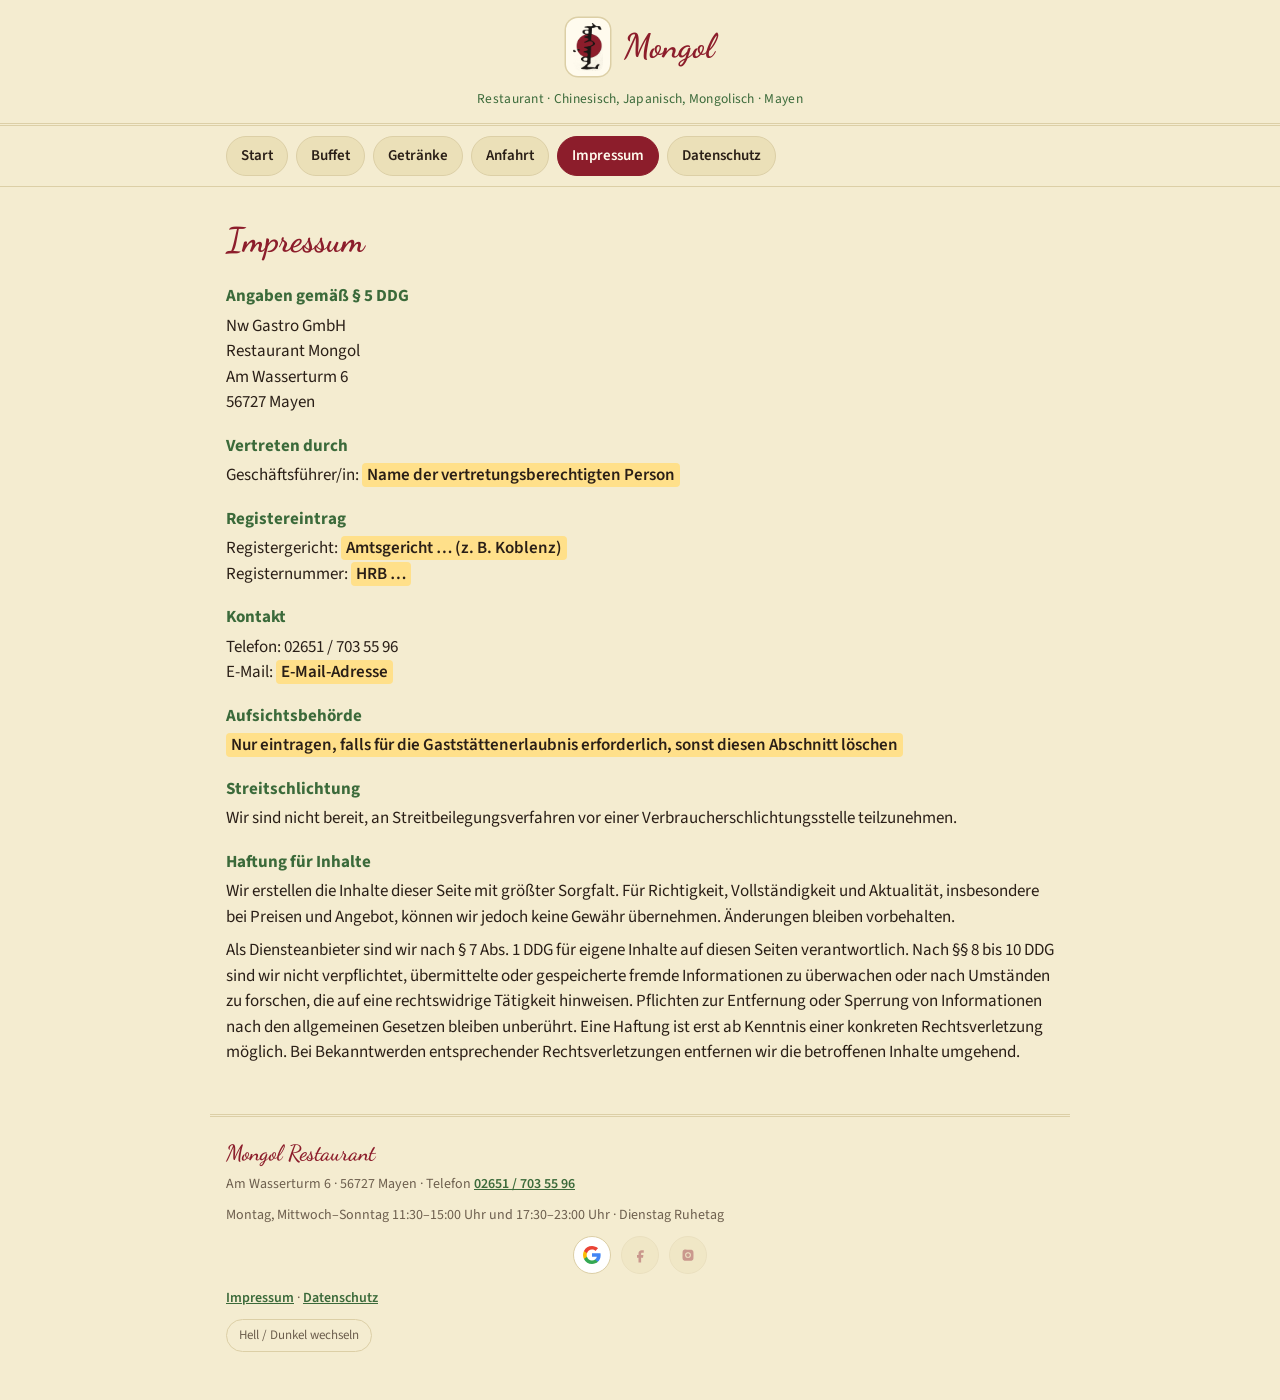
<file: mongol-website (1)/impressum.html>
<!DOCTYPE html>
<html lang="de">
<head>
<meta charset="utf-8">
<meta name="viewport" content="width=device-width, initial-scale=1">
<title>Impressum – Restaurant Mongol, Mayen</title>
<link rel="icon" type="image/png" href="assets/favicon.png">
<meta property="og:type" content="website">
<meta property="og:title" content="Impressum – Restaurant Mongol, Mayen">
<meta property="og:description" content="Impressum des Restaurant Mongol in Mayen.">
<meta property="og:image" content="assets/favicon.png">
<meta name="twitter:card" content="summary">
<link rel="apple-touch-icon" href="assets/favicon.png">
<link rel="stylesheet" href="assets/fonts.css">
<link rel="stylesheet" href="assets/site.css">
</head>
<body>

<header class="site">
  <a class="brand" href="index.html">
    <img class="logo" alt="Mongol Logo" src="assets/logo.png">
    <span class="name script">Mongol</span>
  </a>
  <p class="brand-sub">Restaurant · Chinesisch, Japanisch, Mongolisch · Mayen</p>
</header>

<nav class="mainnav" aria-label="Hauptnavigation">
  <div class="nav-scroll">
    <a href="index.html">Start</a>
    <a href="buffet.html">Buffet</a>
    <a href="karte.html">Getränke</a>
    <a href="anfahrt.html">Anfahrt</a>
    <a href="impressum.html" aria-current="page">Impressum</a>
    <a href="datenschutz.html">Datenschutz</a>
  </div>
</nav>

<main class="legal-page">
  <h1 class="script">Impressum</h1>
    <h3>Angaben gemäß § 5 DDG</h3>
    <p>Nw Gastro GmbH<br>Restaurant Mongol<br>Am Wasserturm 6<br>56727 Mayen</p>
    <h3>Vertreten durch</h3>
    <p>Geschäftsführer/in: <mark class="todo">Name der vertretungsberechtigten Person</mark></p>
    <h3>Registereintrag</h3>
    <p>Registergericht: <mark class="todo">Amtsgericht … (z. B. Koblenz)</mark><br>Registernummer: <mark class="todo">HRB …</mark></p>
    <h3>Kontakt</h3>
    <p>Telefon: 02651 / 703 55 96<br>E-Mail: <mark class="todo">E-Mail-Adresse</mark></p>
    <h3>Aufsichtsbehörde</h3>
    <p><mark class="todo">Nur eintragen, falls für die Gaststättenerlaubnis erforderlich, sonst diesen Abschnitt löschen</mark></p>
    <h3>Streitschlichtung</h3>
    <p>Wir sind nicht bereit, an Streitbeilegungsverfahren vor einer Verbraucherschlichtungsstelle teilzunehmen.</p>
    <h3>Haftung für Inhalte</h3>
    <p>Wir erstellen die Inhalte dieser Seite mit größter Sorgfalt. Für Richtigkeit, Vollständigkeit und Aktualität, insbesondere bei Preisen und Angebot, können wir jedoch keine Gewähr übernehmen. Änderungen bleiben vorbehalten.</p>
    <p>Als Diensteanbieter sind wir nach § 7 Abs. 1 DDG für eigene Inhalte auf diesen Seiten verantwortlich. Nach §§ 8 bis 10 DDG sind wir nicht verpflichtet, übermittelte oder gespeicherte fremde Informationen zu überwachen oder nach Umständen zu forschen, die auf eine rechtswidrige Tätigkeit hinweisen. Pflichten zur Entfernung oder Sperrung von Informationen nach den allgemeinen Gesetzen bleiben unberührt. Eine Haftung ist erst ab Kenntnis einer konkreten Rechtsverletzung möglich. Bei Bekanntwerden entsprechender Rechtsverletzungen entfernen wir die betroffenen Inhalte umgehend.</p>
</main>

<footer class="site">
  <h4 class="script">Mongol Restaurant</h4>
  <p>Am Wasserturm 6 · 56727 Mayen · Telefon <a href="tel:+4926517035596">02651 / 703 55 96</a></p>
  <p>Montag, Mittwoch–Sonntag 11:30–15:00 Uhr und 17:30–23:00 Uhr · Dienstag Ruhetag</p>
    <div class="social-row">
    <a class="social-ico google-ico" href="https://maps.app.goo.gl/hipyL1oiq2QSUWmA8?g_st=ic" target="_blank" rel="noopener" aria-label="Google Bewertungen" title="Bei Google bewerten / ansehen">
      <svg viewBox="0 0 18 18" aria-hidden="true"><path fill="#4285F4" d="M17.64 9.2c0-.637-.057-1.251-.164-1.84H9v3.481h4.844a4.14 4.14 0 0 1-1.796 2.716v2.259h2.908c1.702-1.567 2.684-3.875 2.684-6.615z"/><path fill="#34A853" d="M9 18c2.43 0 4.467-.806 5.956-2.184l-2.908-2.259c-.806.54-1.837.86-3.048.86-2.344 0-4.328-1.584-5.036-3.711H.957v2.332A8.997 8.997 0 0 0 9 18z"/><path fill="#FBBC05" d="M3.964 10.706A5.41 5.41 0 0 1 3.682 9c0-.593.102-1.17.282-1.706V4.962H.957A8.996 8.996 0 0 0 0 9c0 1.452.348 2.827.957 4.038l3.007-2.332z"/><path fill="#EA4335" d="M9 3.58c1.321 0 2.508.454 3.44 1.345l2.582-2.58C13.463.891 11.426 0 9 0A8.997 8.997 0 0 0 .957 4.962L3.964 7.294C4.672 5.167 6.656 3.58 9 3.58z"/></svg>
    </a>
    <span class="social-ico placeholder" aria-label="Facebook folgt" title="Facebook-Seite folgt in Kürze">
      <svg viewBox="0 0 24 24" aria-hidden="true"><path d="M14 9h3V5.5h-3C11.79 5.5 10 7.29 10 9.5V12H8v3.5h2V22h3.5v-6.5H16l.5-3.5h-3V9.7c0-.47.33-.7.5-.7Z"/></svg>
    </span>
    <span class="social-ico placeholder" aria-label="Instagram folgt" title="Instagram folgt später">
      <svg viewBox="0 0 24 24" aria-hidden="true"><path d="M12 8.2a3.8 3.8 0 1 0 0 7.6 3.8 3.8 0 0 0 0-7.6Zm0 6.3a2.5 2.5 0 1 1 0-5 2.5 2.5 0 0 1 0 5Zm4.9-6.45a.9.9 0 1 1-1.8 0 .9.9 0 0 1 1.8 0ZM12 4.9c2.4 0 2.68.01 3.63.05.87.04 1.34.19 1.65.31.42.16.71.36 1.02.67.31.31.51.6.67 1.02.12.31.27.78.31 1.65.04.95.05 1.23.05 3.63s-.01 2.68-.05 3.63c-.04.87-.19 1.34-.31 1.65-.16.42-.36.71-.67 1.02-.31.31-.6.51-1.02.67-.31.12-.78.27-1.65.31-.95.04-1.23.05-3.63.05s-2.68-.01-3.63-.05c-.87-.04-1.34-.19-1.65-.31a2.75 2.75 0 0 1-1.02-.67 2.75 2.75 0 0 1-.67-1.02c-.12-.31-.27-.78-.31-1.65C4.68 14.68 4.7 14.4 4.7 12s.01-2.68.05-3.63c.04-.87.19-1.34.31-1.65.16-.42.36-.71.67-1.02.31-.31.6-.51 1.02-.67.31-.12.78-.27 1.65-.31C9.32 4.91 9.6 4.9 12 4.9Z"/></svg>
    </span>
  </div>
  <p class="legal-links"><a href="impressum.html">Impressum</a> · <a href="datenschutz.html">Datenschutz</a></p>
  <button class="theme-btn" id="themeBtn" type="button">Hell / Dunkel wechseln</button>
</footer>

<script src="assets/site.js"></script>
</body>
</html>
</file>
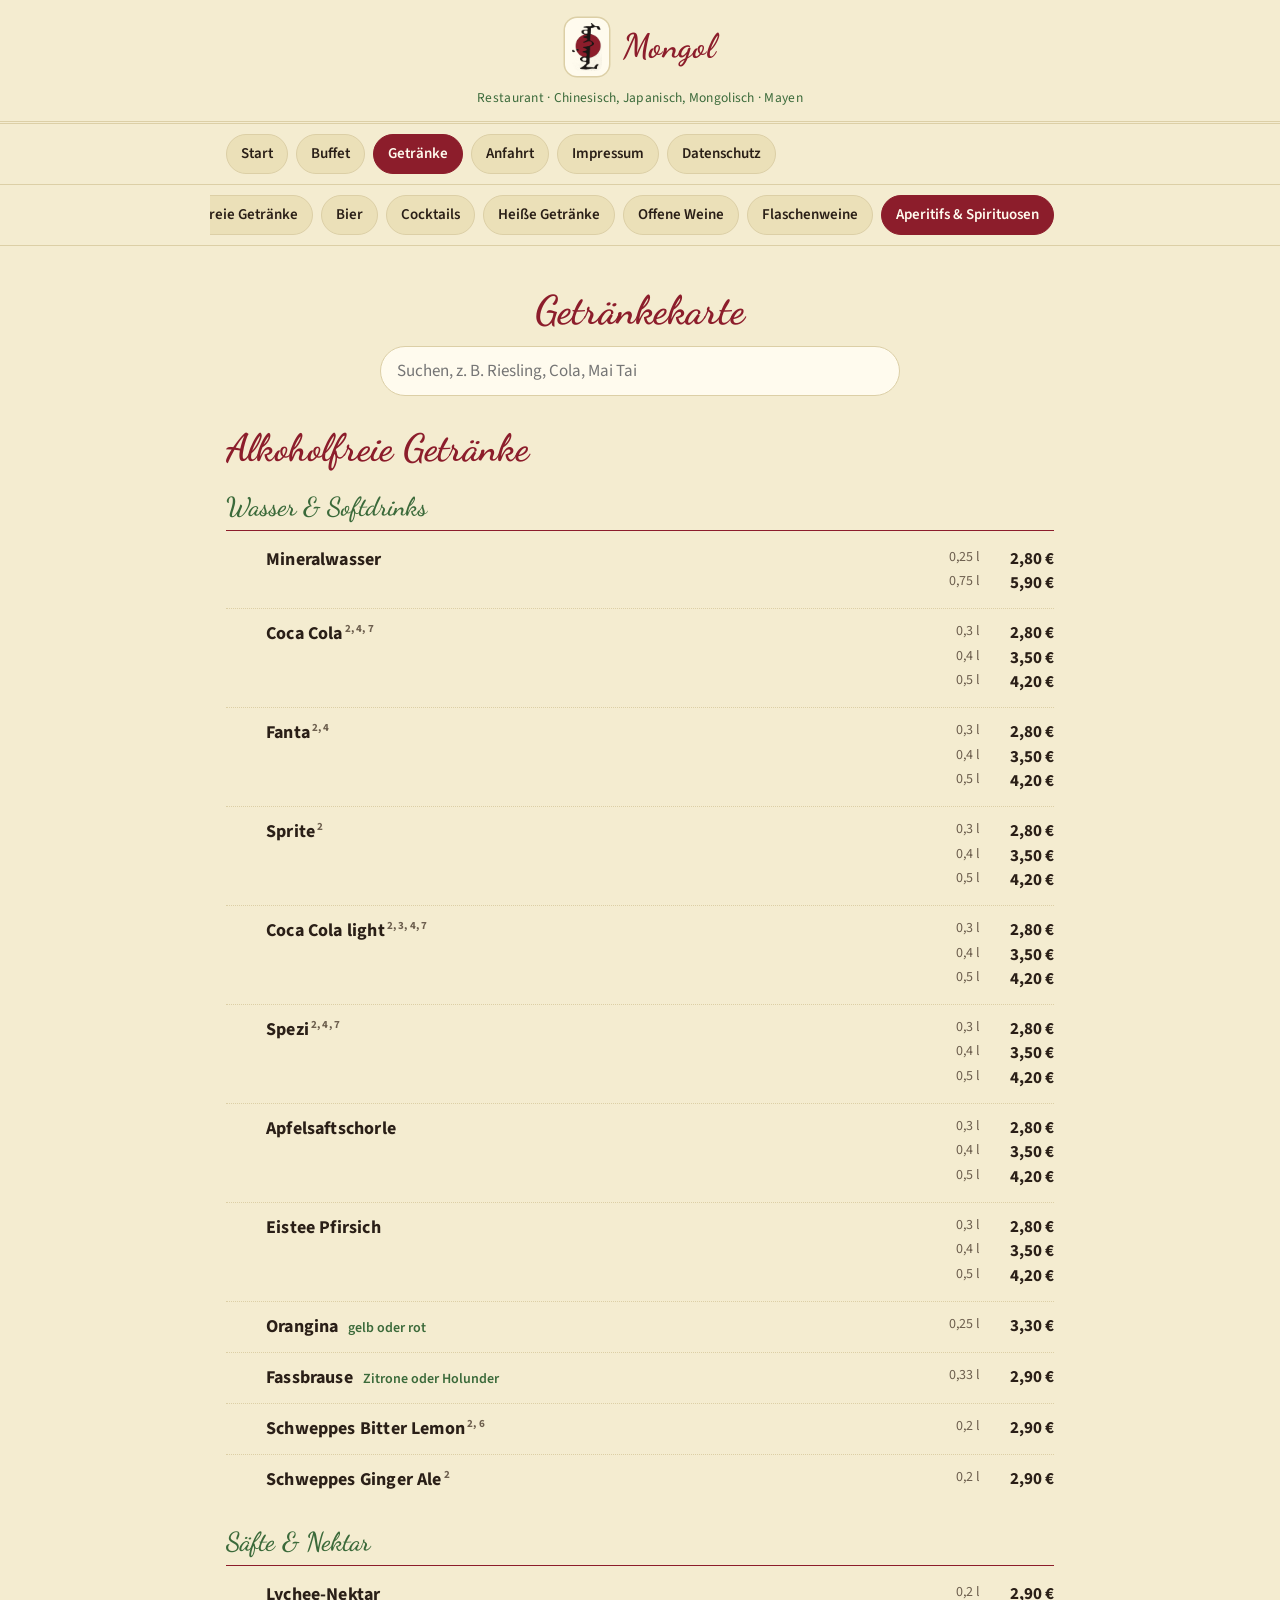
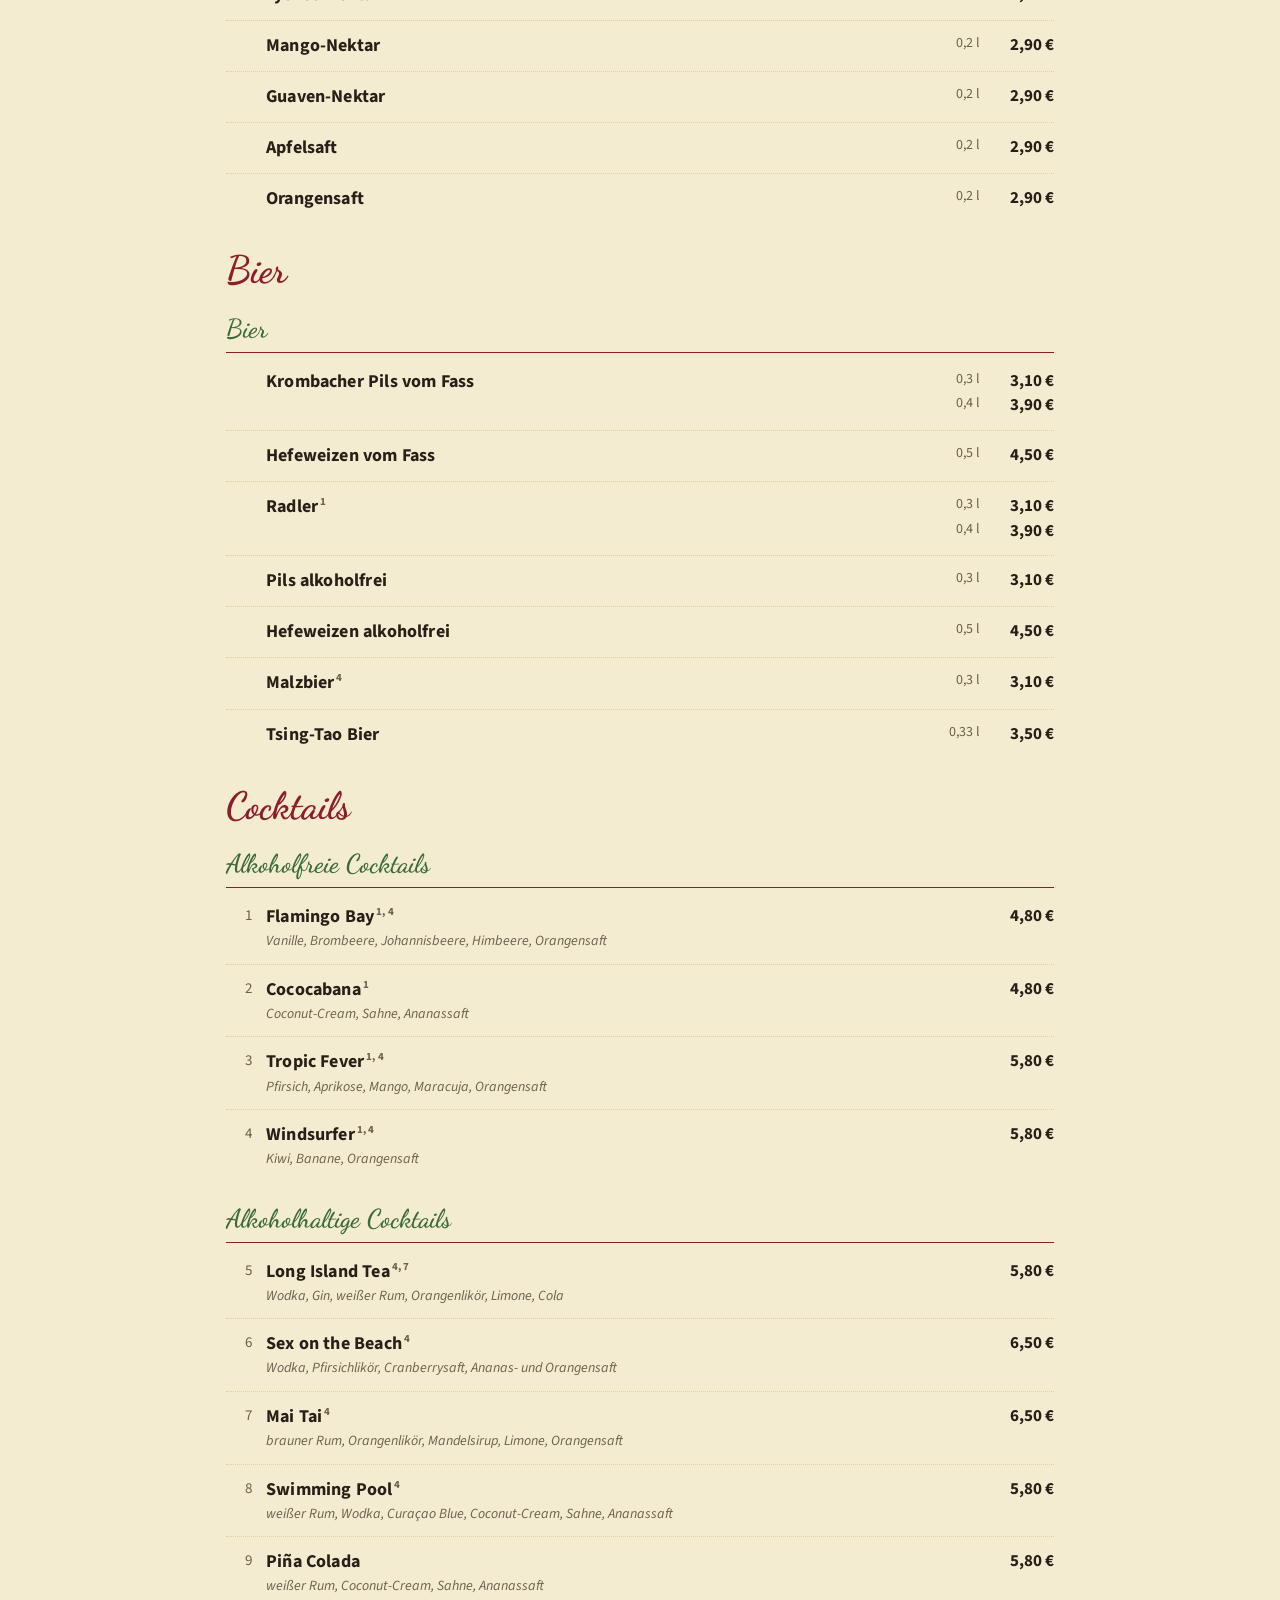
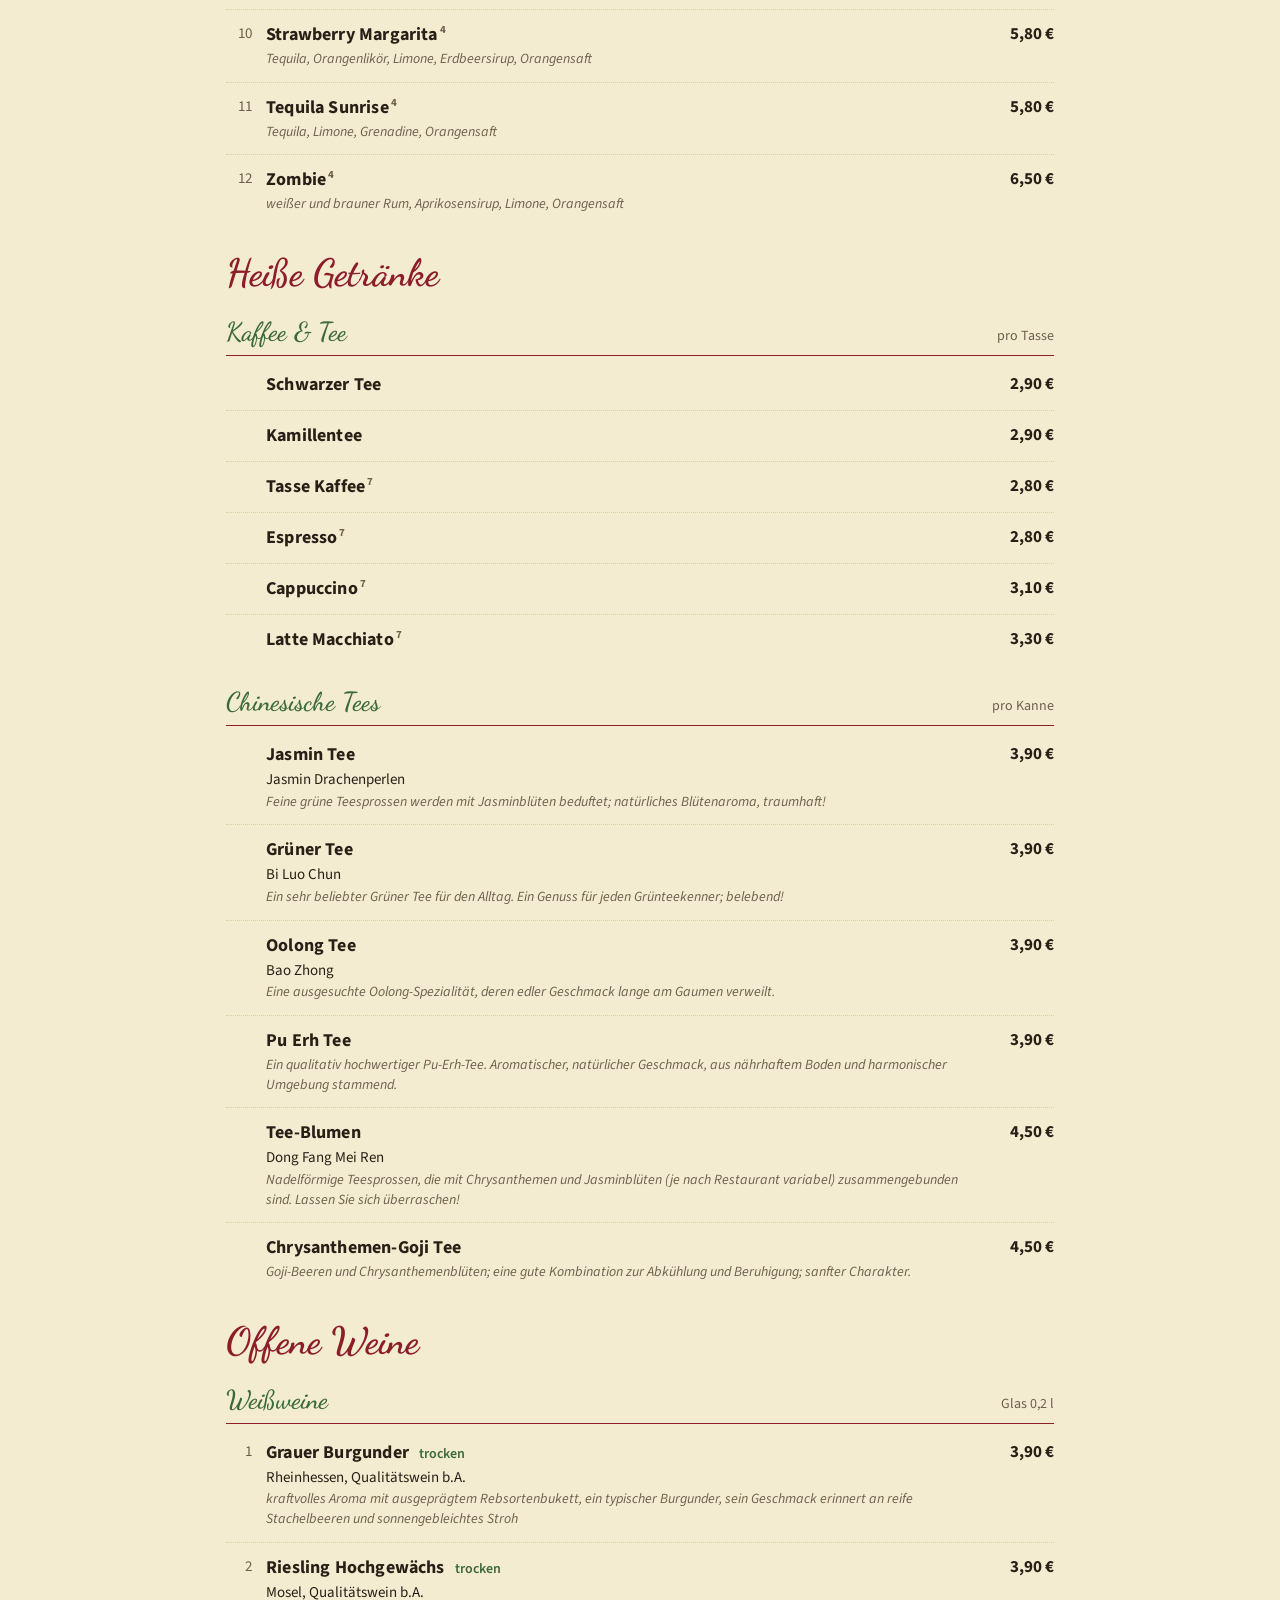
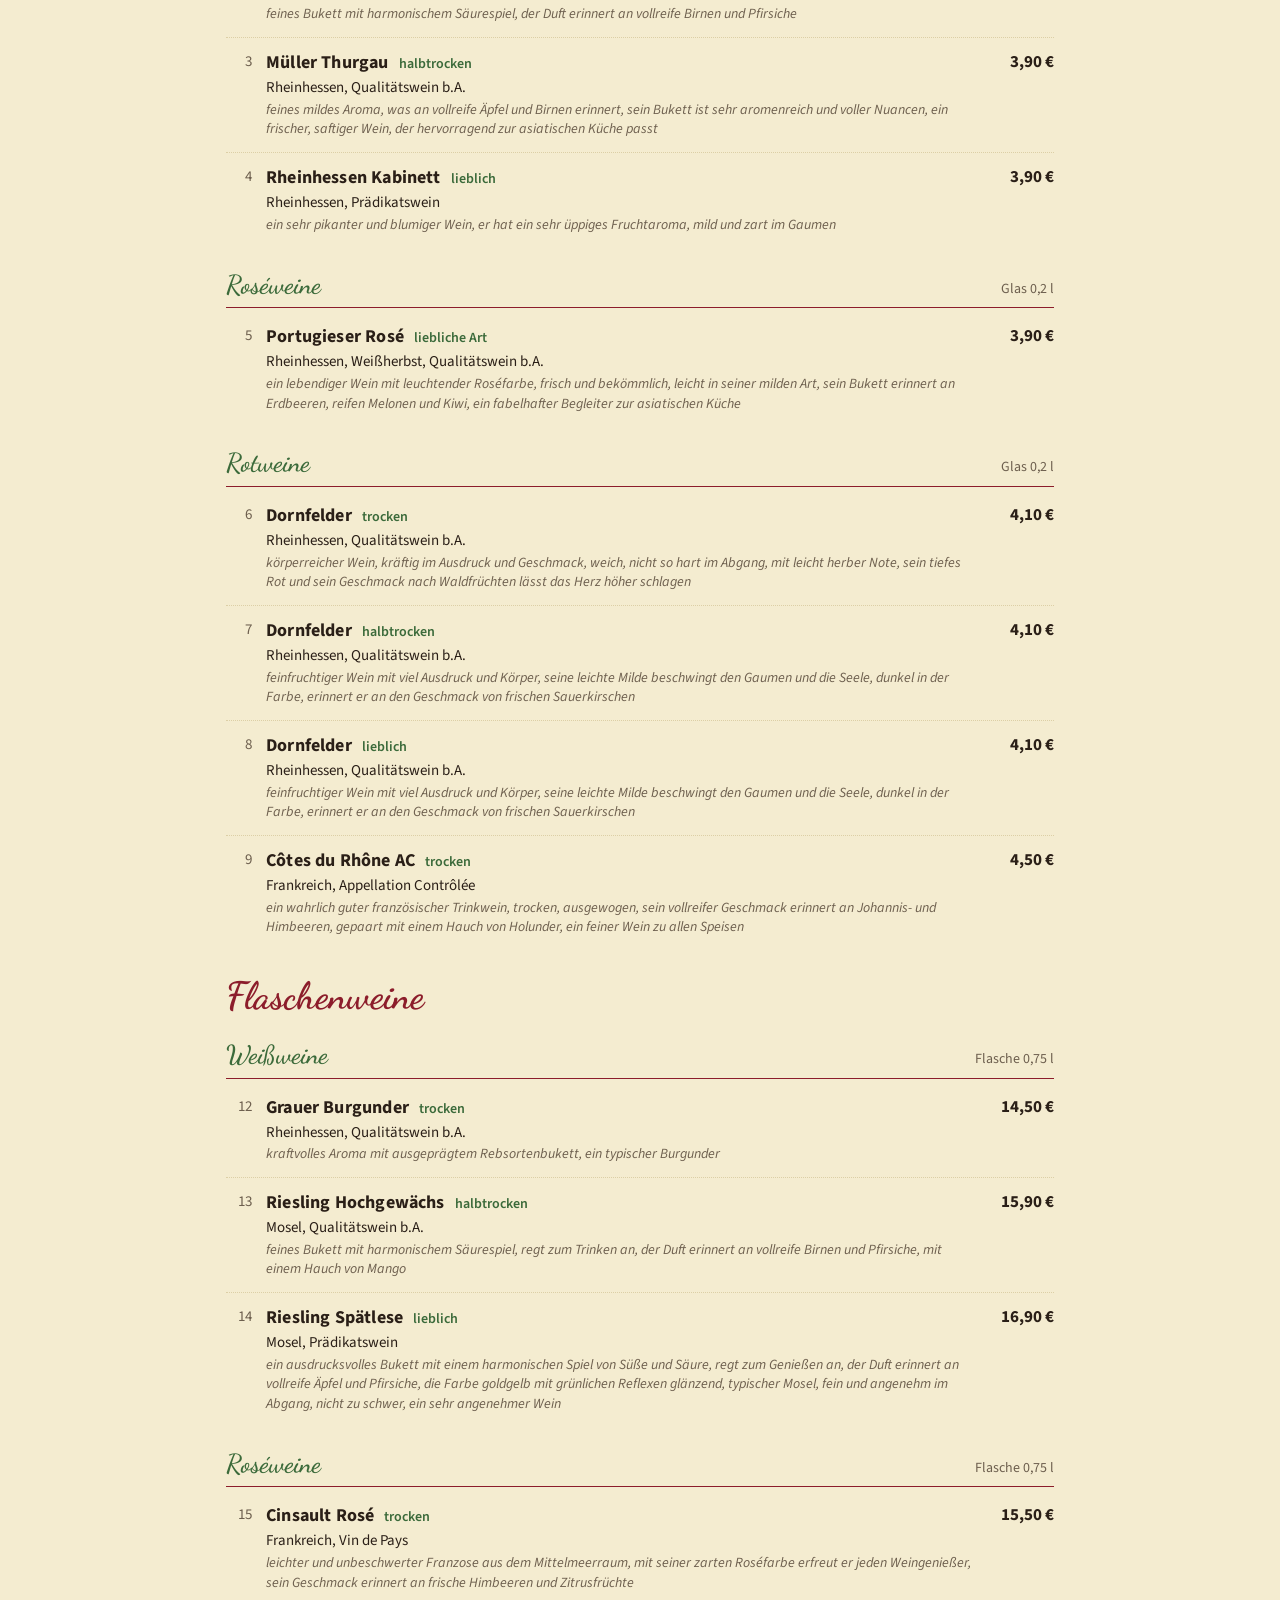
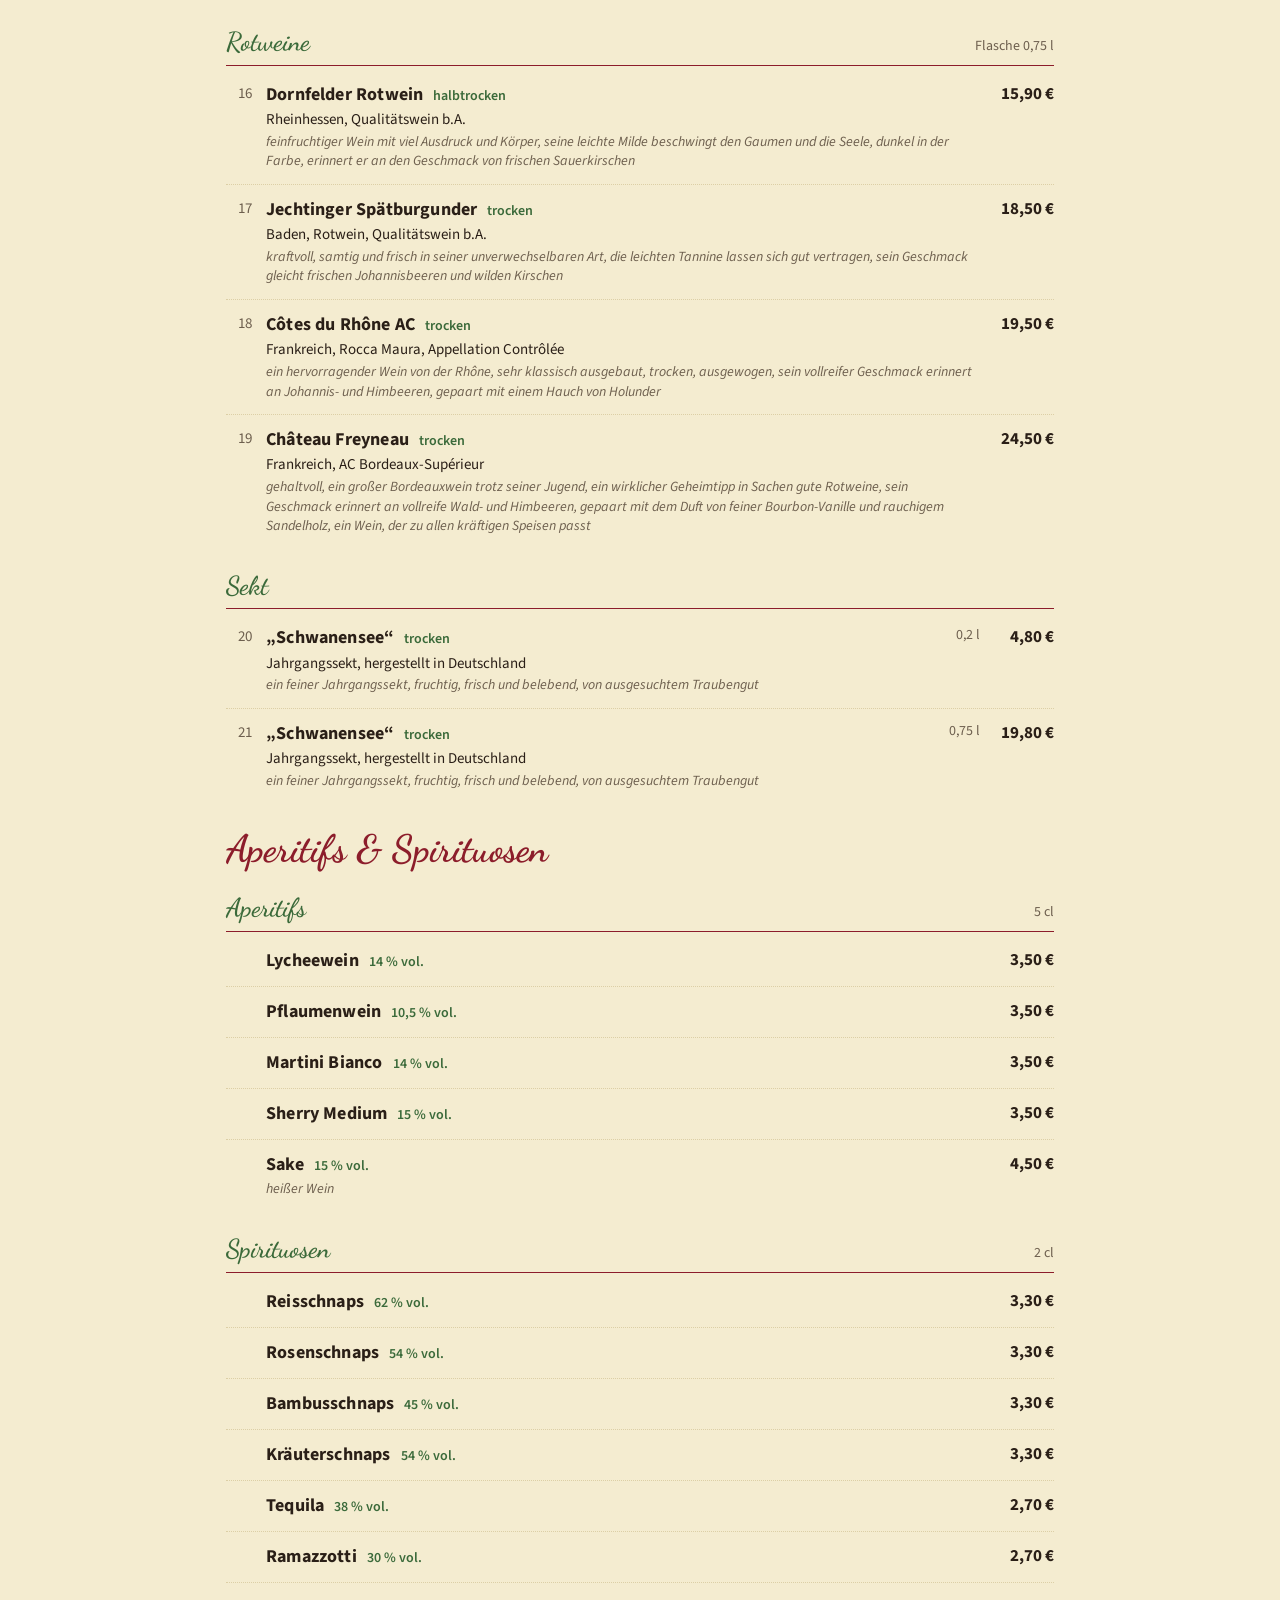
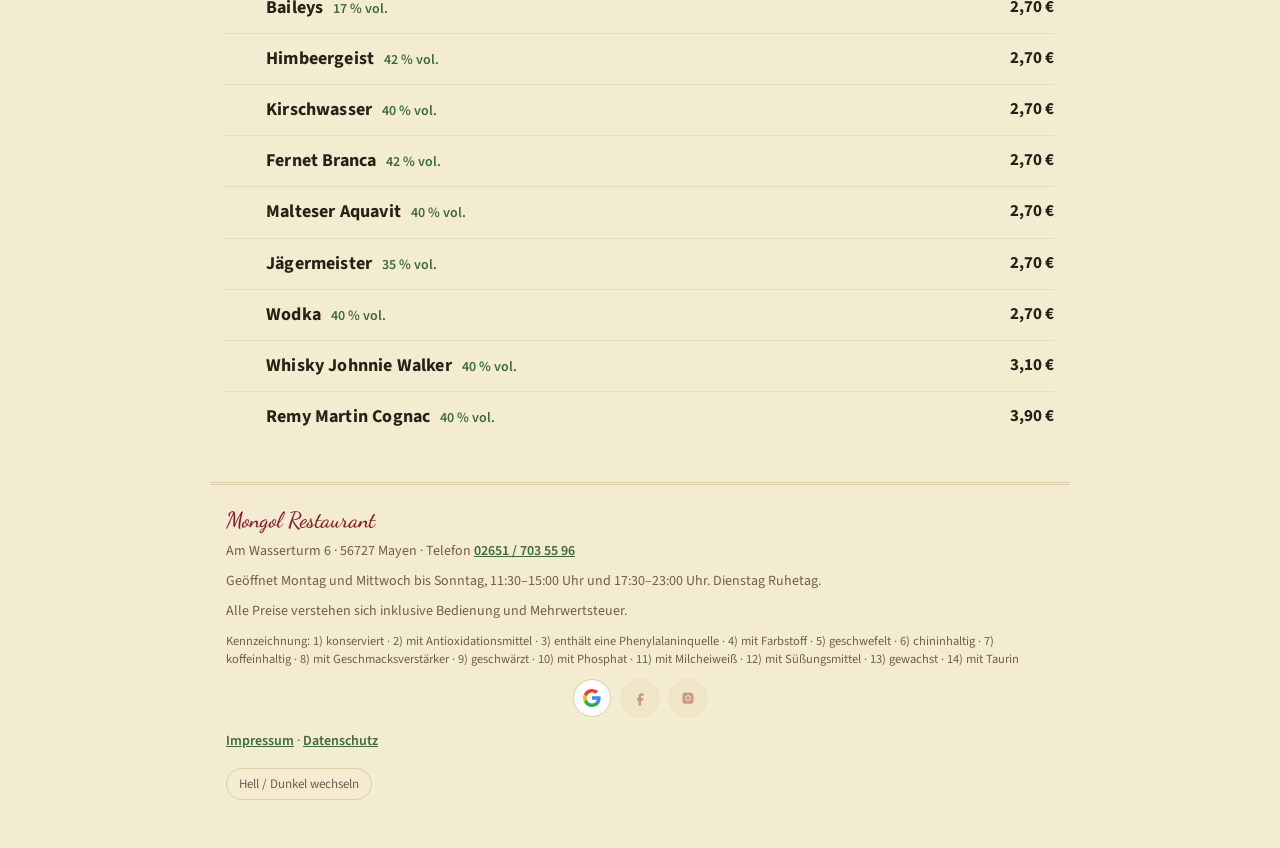
<file: mongol-website (1)/karte.html>
<!DOCTYPE html>
<html lang="de">
<head>
<meta charset="utf-8">
<meta name="viewport" content="width=device-width, initial-scale=1">
<title>Getränkekarte – Restaurant Mongol</title>
<meta name="description" content="Wein, Bier, Cocktails und mehr im Restaurant Mongol in Mayen.">
<link rel="icon" type="image/png" href="assets/favicon.png">
<link rel="apple-touch-icon" href="assets/favicon.png">
<meta property="og:type" content="website">
<meta property="og:title" content="Getränkekarte – Restaurant Mongol">
<meta property="og:description" content="Wein, Bier, Cocktails und mehr im Restaurant Mongol in Mayen.">
<meta property="og:image" content="assets/favicon.png">
<meta name="twitter:card" content="summary">
<link rel="stylesheet" href="assets/fonts.css">
<link rel="stylesheet" href="assets/site.css">
<link rel="stylesheet" href="assets/karte.css">
</head>
<body>

<header class="site">
  <a class="brand" href="index.html">
    <img class="logo" alt="Mongol Logo" src="assets/logo.png">
    <span class="name script">Mongol</span>
  </a>
  <p class="brand-sub">Restaurant · Chinesisch, Japanisch, Mongolisch · Mayen</p>
</header>

<nav class="mainnav" aria-label="Hauptnavigation">
  <div class="nav-scroll">
    <a href="index.html">Start</a>
    <a href="buffet.html">Buffet</a>                       
    <a href="karte.html" aria-current="page">Getränke</a>
    <a href="anfahrt.html">Anfahrt</a>
    <a href="impressum.html">Impressum</a>
    <a href="datenschutz.html">Datenschutz</a>
  </div>
</nav>

<nav class="tabs" aria-label="Kategorien">
  <div class="tabs-scroll" id="chips"></div>
</nav>

<main>
  <section class="drinks-head" id="getraenke">
    <h1 class="script">Getränkekarte</h1>
    <div class="search-wrap">
      <input type="search" id="q" placeholder="Suchen, z. B. Riesling, Cola, Mai Tai" aria-label="Getränkekarte durchsuchen" autocomplete="off">
    </div>
  </section>
  <div id="out" aria-live="polite"></div>
</main>

<footer class="site">
  <h4 class="script">Mongol Restaurant</h4>
  <p id="adresse"></p>
  <p id="zeiten"></p>
  <p>Alle Preise verstehen sich inklusive Bedienung und Mehrwertsteuer.</p>
  <p class="legend" id="legend"></p>
    <div class="social-row">
    <a class="social-ico google-ico" href="https://maps.app.goo.gl/hipyL1oiq2QSUWmA8?g_st=ic" target="_blank" rel="noopener" aria-label="Google Bewertungen" title="Bei Google bewerten / ansehen">
      <svg viewBox="0 0 18 18" aria-hidden="true"><path fill="#4285F4" d="M17.64 9.2c0-.637-.057-1.251-.164-1.84H9v3.481h4.844a4.14 4.14 0 0 1-1.796 2.716v2.259h2.908c1.702-1.567 2.684-3.875 2.684-6.615z"/><path fill="#34A853" d="M9 18c2.43 0 4.467-.806 5.956-2.184l-2.908-2.259c-.806.54-1.837.86-3.048.86-2.344 0-4.328-1.584-5.036-3.711H.957v2.332A8.997 8.997 0 0 0 9 18z"/><path fill="#FBBC05" d="M3.964 10.706A5.41 5.41 0 0 1 3.682 9c0-.593.102-1.17.282-1.706V4.962H.957A8.996 8.996 0 0 0 0 9c0 1.452.348 2.827.957 4.038l3.007-2.332z"/><path fill="#EA4335" d="M9 3.58c1.321 0 2.508.454 3.44 1.345l2.582-2.58C13.463.891 11.426 0 9 0A8.997 8.997 0 0 0 .957 4.962L3.964 7.294C4.672 5.167 6.656 3.58 9 3.58z"/></svg>
    </a>
    <span class="social-ico placeholder" aria-label="Facebook folgt" title="Facebook-Seite folgt in Kürze">
      <svg viewBox="0 0 24 24" aria-hidden="true"><path d="M14 9h3V5.5h-3C11.79 5.5 10 7.29 10 9.5V12H8v3.5h2V22h3.5v-6.5H16l.5-3.5h-3V9.7c0-.47.33-.7.5-.7Z"/></svg>
    </span>
    <span class="social-ico placeholder" aria-label="Instagram folgt" title="Instagram folgt später">
      <svg viewBox="0 0 24 24" aria-hidden="true"><path d="M12 8.2a3.8 3.8 0 1 0 0 7.6 3.8 3.8 0 0 0 0-7.6Zm0 6.3a2.5 2.5 0 1 1 0-5 2.5 2.5 0 0 1 0 5Zm4.9-6.45a.9.9 0 1 1-1.8 0 .9.9 0 0 1 1.8 0ZM12 4.9c2.4 0 2.68.01 3.63.05.87.04 1.34.19 1.65.31.42.16.71.36 1.02.67.31.31.51.6.67 1.02.12.31.27.78.31 1.65.04.95.05 1.23.05 3.63s-.01 2.68-.05 3.63c-.04.87-.19 1.34-.31 1.65-.16.42-.36.71-.67 1.02-.31.31-.6.51-1.02.67-.31.12-.78.27-1.65.31-.95.04-1.23.05-3.63.05s-2.68-.01-3.63-.05c-.87-.04-1.34-.19-1.65-.31a2.75 2.75 0 0 1-1.02-.67 2.75 2.75 0 0 1-.67-1.02c-.12-.31-.27-.78-.31-1.65C4.68 14.68 4.7 14.4 4.7 12s.01-2.68.05-3.63c.04-.87.19-1.34.31-1.65.16-.42.36-.71.67-1.02.31-.31.6-.51 1.02-.67.31-.12.78-.27 1.65-.31C9.32 4.91 9.6 4.9 12 4.9Z"/></svg>
    </span>
  </div>
  <p class="legal-links"><a href="impressum.html">Impressum</a> · <a href="datenschutz.html">Datenschutz</a></p>
  <button class="theme-btn" id="themeBtn" type="button">Hell / Dunkel wechseln</button>
</footer>

<a class="top-fab" href="#getraenke" id="topFab" aria-label="Nach oben">↑</a>



<!--
=====================================================================
  HIER WIRD DIE KARTE GEÄNDERT – der Rest der Seite muss nicht angefasst werden
=====================================================================
  # Name        = neue Rubrik oben in der Navigation
  ## Name | Hinweis   = Zwischenüberschrift (Hinweis ist optional, z. B. "Glas 0,2 l")
  Getränk-Zeile:
  Nr | Name | Kurzinfo | Herkunft · Beschreibung | Preis | Zusatzstoffe

  >>> PREISE stehen immer in [eckigen Klammern] – nur die Zahl darin ändern, Klammern stehen lassen <<<
  Preise:   [3,90]                    (ein Preis)
            [0,3 l = 3,10 ; 0,4 l = 3,90]   (mehrere Größen, mit ; trennen)
  Zeile streichen / ausblenden:  zwei Schrägstriche // davor setzen
  Zeile wieder anzeigen:         // wieder entfernen
  Felder, die leer bleiben sollen, einfach leer lassen (zwischen den | ).
-->
<script type="text/plain" id="karte">
# Alkoholfreie Getränke
## Wasser &amp; Softdrinks
 | Mineralwasser | | | [0,25 l = 2,80 ; 0,75 l = 5,90] |
 | Coca Cola | | | [0,3 l = 2,80 ; 0,4 l = 3,50 ; 0,5 l = 4,20] | 2, 4, 7
 | Fanta | | | [0,3 l = 2,80 ; 0,4 l = 3,50 ; 0,5 l = 4,20] | 2, 4
 | Sprite | | | [0,3 l = 2,80 ; 0,4 l = 3,50 ; 0,5 l = 4,20] | 2
 | Coca Cola light | | | [0,3 l = 2,80 ; 0,4 l = 3,50 ; 0,5 l = 4,20] | 2, 3, 4, 7
 | Spezi | | | [0,3 l = 2,80 ; 0,4 l = 3,50 ; 0,5 l = 4,20] | 2, 4, 7
 | Apfelsaftschorle | | | [0,3 l = 2,80 ; 0,4 l = 3,50 ; 0,5 l = 4,20] |
 | Eistee Pfirsich | | | [0,3 l = 2,80 ; 0,4 l = 3,50 ; 0,5 l = 4,20] |
 | Orangina | gelb oder rot | | [0,25 l = 3,30] |
 | Fassbrause | Zitrone oder Holunder | | [0,33 l = 2,90] |
 | Schweppes Bitter Lemon | | | [0,2 l = 2,90] | 2, 6
 | Schweppes Ginger Ale | | | [0,2 l = 2,90] | 2
## Säfte &amp; Nektar
 | Lychee-Nektar | | | [0,2 l = 2,90] |
 | Mango-Nektar | | | [0,2 l = 2,90] |
 | Guaven-Nektar | | | [0,2 l = 2,90] |
 | Apfelsaft | | | [0,2 l = 2,90] |
 | Orangensaft | | | [0,2 l = 2,90] |

# Bier
## Bier
 | Krombacher Pils vom Fass | | | [0,3 l = 3,10 ; 0,4 l = 3,90] |
// | Krombacher Dunkel vom Fass | | | [0,3 l = 3,10 ; 0,4 l = 3,90] |
 | Hefeweizen vom Fass | | | [0,5 l = 4,50] |
 | Radler | | | [0,3 l = 3,10 ; 0,4 l = 3,90] | 1
 | Pils alkoholfrei | | | [0,3 l = 3,10] |
 | Hefeweizen alkoholfrei | | | [0,5 l = 4,50] |
 | Malzbier | | | [0,3 l = 3,10] | 4
 | Tsing-Tao Bier | | | [0,33 l = 3,50] |

# Cocktails
## Alkoholfreie Cocktails
1 | Flamingo Bay | | Vanille, Brombeere, Johannisbeere, Himbeere, Orangensaft | [4,80] | 1, 4
2 | Cococabana | | Coconut-Cream, Sahne, Ananassaft | [4,80] | 1
3 | Tropic Fever | | Pfirsich, Aprikose, Mango, Maracuja, Orangensaft | [5,80] | 1, 4
4 | Windsurfer | | Kiwi, Banane, Orangensaft | [5,80] | 1, 4
## Alkoholhaltige Cocktails
5 | Long Island Tea | | Wodka, Gin, weißer Rum, Orangenlikör, Limone, Cola | [5,80] | 4, 7
6 | Sex on the Beach | | Wodka, Pfirsichlikör, Cranberrysaft, Ananas- und Orangensaft | [6,50] | 4
7 | Mai Tai | | brauner Rum, Orangenlikör, Mandelsirup, Limone, Orangensaft | [6,50] | 4
8 | Swimming Pool | | weißer Rum, Wodka, Curaçao Blue, Coconut-Cream, Sahne, Ananassaft | [5,80] | 4
9 | Piña Colada | | weißer Rum, Coconut-Cream, Sahne, Ananassaft | [5,80] |
10 | Strawberry Margarita | | Tequila, Orangenlikör, Limone, Erdbeersirup, Orangensaft | [5,80] | 4
11 | Tequila Sunrise | | Tequila, Limone, Grenadine, Orangensaft | [5,80] | 4
12 | Zombie | | weißer und brauner Rum, Aprikosensirup, Limone, Orangensaft | [6,50] | 4

# Heiße Getränke
## Kaffee &amp; Tee | pro Tasse
 | Schwarzer Tee | | | [2,90] |
 | Kamillentee | | | [2,90] |
 | Tasse Kaffee | | | [2,80] | 7
 | Espresso | | | [2,80] | 7
 | Cappuccino | | | [3,10] | 7
 | Latte Macchiato | | | [3,30] | 7

## Chinesische Tees | pro Kanne
 | Jasmin Tee | | Jasmin Drachenperlen · Feine grüne Teesprossen werden mit Jasminblüten beduftet; natürliches Blütenaroma, traumhaft! | [3,90] |
 | Grüner Tee | | Bi Luo Chun · Ein sehr beliebter Grüner Tee für den Alltag. Ein Genuss für jeden Grünteekenner; belebend! | [3,90] |
 | Oolong Tee | | Bao Zhong · Eine ausgesuchte Oolong-Spezialität, deren edler Geschmack lange am Gaumen verweilt. | [3,90] |
 | Pu Erh Tee | | Ein qualitativ hochwertiger Pu-Erh-Tee. Aromatischer, natürlicher Geschmack, aus nährhaftem Boden und harmonischer Umgebung stammend. | [3,90] |
 | Tee-Blumen | | Dong Fang Mei Ren · Nadelförmige Teesprossen, die mit Chrysanthemen und Jasminblüten (je nach Restaurant variabel) zusammengebunden sind. Lassen Sie sich überraschen! | [4,50] |
 | Chrysanthemen-Goji Tee | | Goji-Beeren und Chrysanthemenblüten; eine gute Kombination zur Abkühlung und Beruhigung; sanfter Charakter. | [4,50] |
// ## Kalte Tee-Getränke
// | Matcha-Milchtee | kaltes Getränk | Feines grünes Teepulver mit Milch und Eiswürfeln; schaumig und sanft! | [4,00] |
// | Limetten-Grüntee | kaltes Getränk | Hochwertiger Grüner Tee mit frischem Limettensaft und Eiswürfeln; erfrischend! | [] |

# Offene Weine
## Weißweine | Glas 0,2 l
1 | Grauer Burgunder | trocken | Rheinhessen, Qualitätswein b.A. · kraftvolles Aroma mit ausgeprägtem Rebsortenbukett, ein typischer Burgunder, sein Geschmack erinnert an reife Stachelbeeren und sonnengebleichtes Stroh | [3,90] |
2 | Riesling Hochgewächs | trocken | Mosel, Qualitätswein b.A. · feines Bukett mit harmonischem Säurespiel, der Duft erinnert an vollreife Birnen und Pfirsiche | [3,90] |
3 | Müller Thurgau | halbtrocken | Rheinhessen, Qualitätswein b.A. · feines mildes Aroma, was an vollreife Äpfel und Birnen erinnert, sein Bukett ist sehr aromenreich und voller Nuancen, ein frischer, saftiger Wein, der hervorragend zur asiatischen Küche passt | [3,90] |
4 | Rheinhessen Kabinett | lieblich | Rheinhessen, Prädikatswein · ein sehr pikanter und blumiger Wein, er hat ein sehr üppiges Fruchtaroma, mild und zart im Gaumen | [3,90] |
## Roséweine | Glas 0,2 l
5 | Portugieser Rosé | liebliche Art | Rheinhessen, Weißherbst, Qualitätswein b.A. · ein lebendiger Wein mit leuchtender Roséfarbe, frisch und bekömmlich, leicht in seiner milden Art, sein Bukett erinnert an Erdbeeren, reifen Melonen und Kiwi, ein fabelhafter Begleiter zur asiatischen Küche | [3,90] |
## Rotweine | Glas 0,2 l
6 | Dornfelder | trocken | Rheinhessen, Qualitätswein b.A. · körperreicher Wein, kräftig im Ausdruck und Geschmack, weich, nicht so hart im Abgang, mit leicht herber Note, sein tiefes Rot und sein Geschmack nach Waldfrüchten lässt das Herz höher schlagen | [4,10] |
7 | Dornfelder | halbtrocken | Rheinhessen, Qualitätswein b.A. · feinfruchtiger Wein mit viel Ausdruck und Körper, seine leichte Milde beschwingt den Gaumen und die Seele, dunkel in der Farbe, erinnert er an den Geschmack von frischen Sauerkirschen | [4,10] |
8 | Dornfelder | lieblich | Rheinhessen, Qualitätswein b.A. · feinfruchtiger Wein mit viel Ausdruck und Körper, seine leichte Milde beschwingt den Gaumen und die Seele, dunkel in der Farbe, erinnert er an den Geschmack von frischen Sauerkirschen | [4,10] |
9 | Côtes du Rhône AC | trocken | Frankreich, Appellation Contrôlée · ein wahrlich guter französischer Trinkwein, trocken, ausgewogen, sein vollreifer Geschmack erinnert an Johannis- und Himbeeren, gepaart mit einem Hauch von Holunder, ein feiner Wein zu allen Speisen | [4,50] |
// ## Chinesische Weinspezialitäten | Glas 0,2 l
// 10 | Great Wall | trocken | Chinesischer Weißwein · gold gelb leuchtet er im Glas, sein leichtes Zitronen-Apfel-Aroma begeistert den Weintrinker, er zeigt lange Präsenz im Gaumen und stört nicht durch ein aufdringliches Bukett, ideal zu Nudeln und Fisch | [4,80] |
// 11 | Great Wall | trocken | Chinesischer Rotwein · ein kräftiger Wein mit viel Ausdruck und Körper, weich und samtig im Geschmack, seine Exotik lässt er voll entfalten, was Besonderes und nicht Alltägliches, sein schillerndes Rot funkelt im Glas, hervorragend zu Rindfleisch und Ente | [4,80] |

# Flaschenweine
## Weißweine | Flasche 0,75 l
12 | Grauer Burgunder | trocken | Rheinhessen, Qualitätswein b.A. · kraftvolles Aroma mit ausgeprägtem Rebsortenbukett, ein typischer Burgunder | [14,50] |
13 | Riesling Hochgewächs | halbtrocken | Mosel, Qualitätswein b.A. · feines Bukett mit harmonischem Säurespiel, regt zum Trinken an, der Duft erinnert an vollreife Birnen und Pfirsiche, mit einem Hauch von Mango | [15,90] |
14 | Riesling Spätlese | lieblich | Mosel, Prädikatswein · ein ausdrucksvolles Bukett mit einem harmonischen Spiel von Süße und Säure, regt zum Genießen an, der Duft erinnert an vollreife Äpfel und Pfirsiche, die Farbe goldgelb mit grünlichen Reflexen glänzend, typischer Mosel, fein und angenehm im Abgang, nicht zu schwer, ein sehr angenehmer Wein | [16,90] |
## Roséweine | Flasche 0,75 l
15 | Cinsault Rosé | trocken | Frankreich, Vin de Pays · leichter und unbeschwerter Franzose aus dem Mittelmeerraum, mit seiner zarten Roséfarbe erfreut er jeden Weingenießer, sein Geschmack erinnert an frische Himbeeren und Zitrusfrüchte | [15,50] |
## Rotweine | Flasche 0,75 l
16 | Dornfelder Rotwein | halbtrocken | Rheinhessen, Qualitätswein b.A. · feinfruchtiger Wein mit viel Ausdruck und Körper, seine leichte Milde beschwingt den Gaumen und die Seele, dunkel in der Farbe, erinnert er an den Geschmack von frischen Sauerkirschen | [15,90] |
17 | Jechtinger Spätburgunder | trocken | Baden, Rotwein, Qualitätswein b.A. · kraftvoll, samtig und frisch in seiner unverwechselbaren Art, die leichten Tannine lassen sich gut vertragen, sein Geschmack gleicht frischen Johannisbeeren und wilden Kirschen | [18,50] |
18 | Côtes du Rhône AC | trocken | Frankreich, Rocca Maura, Appellation Contrôlée · ein hervorragender Wein von der Rhône, sehr klassisch ausgebaut, trocken, ausgewogen, sein vollreifer Geschmack erinnert an Johannis- und Himbeeren, gepaart mit einem Hauch von Holunder | [19,50] |
19 | Château Freyneau | trocken | Frankreich, AC Bordeaux-Supérieur · gehaltvoll, ein großer Bordeauxwein trotz seiner Jugend, ein wirklicher Geheimtipp in Sachen gute Rotweine, sein Geschmack erinnert an vollreife Wald- und Himbeeren, gepaart mit dem Duft von feiner Bourbon-Vanille und rauchigem Sandelholz, ein Wein, der zu allen kräftigen Speisen passt | [24,50] |
## Sekt
20 | „Schwanensee“ | trocken | Jahrgangssekt, hergestellt in Deutschland · ein feiner Jahrgangssekt, fruchtig, frisch und belebend, von ausgesuchtem Traubengut | [0,2 l = 4,80] |
21 | „Schwanensee“ | trocken | Jahrgangssekt, hergestellt in Deutschland · ein feiner Jahrgangssekt, fruchtig, frisch und belebend, von ausgesuchtem Traubengut | [0,75 l = 19,80] |

# Aperitifs &amp; Spirituosen
## Aperitifs | 5 cl
 | Lycheewein | 14 % vol. | | [3,50] |
 | Pflaumenwein | 10,5 % vol. | | [3,50] |
 | Martini Bianco | 14 % vol. | | [3,50] |
 | Sherry Medium | 15 % vol. | | [3,50] |
 | Sake | 15 % vol. | heißer Wein | [4,50] |
## Spirituosen | 2 cl
 | Reisschnaps | 62 % vol. | | [3,30] |
 | Rosenschnaps | 54 % vol. | | [3,30] |
 | Bambusschnaps | 45 % vol. | | [3,30] |
 | Kräuterschnaps | 54 % vol. | | [3,30] |
 | Tequila | 38 % vol. | | [2,70] |
 | Ramazzotti | 30 % vol. | | [2,70] |
 | Baileys | 17 % vol. | | [2,70] |
 | Himbeergeist | 42 % vol. | | [2,70] |
 | Kirschwasser | 40 % vol. | | [2,70] |
 | Fernet Branca | 42 % vol. | | [2,70] |
 | Malteser Aquavit | 40 % vol. | | [2,70] |
 | Jägermeister | 35 % vol. | | [2,70] |
 | Wodka | 40 % vol. | | [2,70] |
 | Whisky Johnnie Walker | 40 % vol. | | [3,10] |
 | Remy Martin Cognac | 40 % vol. | | [3,90] |
</script>

<!-- Restaurant-Angaben (Fußzeile) und Zusatzstoffe -->
<script type="text/plain" id="hinweise">
1 = konserviert
2 = mit Antioxidationsmittel
3 = enthält eine Phenylalaninquelle
4 = mit Farbstoff
5 = geschwefelt
6 = chininhaltig
7 = koffeinhaltig
8 = mit Geschmacksverstärker
9 = geschwärzt
10 = mit Phosphat
11 = mit Milcheiweiß
12 = mit Süßungsmittel
13 = gewachst
14 = mit Taurin
</script>

<script>
(function () {
  var ADRESSE = "Am Wasserturm 6 · 56727 Mayen";
  var TELEFON = "02651 / 703 55 96";
  var ZEITEN  = "Geöffnet Montag und Mittwoch bis Sonntag, 11:30–15:00 Uhr und 17:30–23:00 Uhr. Dienstag Ruhetag.";

  function decode(s) { var t = document.createElement("textarea"); t.innerHTML = s; return t.value; }
  function norm(s) { return (s || "").toLowerCase().normalize("NFD").replace(/[\u0300-\u036f]/g, ""); }
  function el(tag, cls, text) {
    var e = document.createElement(tag);
    if (cls) e.className = cls;
    if (text != null) e.textContent = text;
    return e;
  }

  /* ---------- Daten einlesen ---------- */
  function parsePrices(s) {
    if (!s) return [];
    s = s.replace(/[\[\]]/g, "");
    return s.split(";").map(function (part) {
      part = part.trim();
      if (!part) return null;
      var label = "", val = part;
      var i = part.indexOf("=");
      if (i > -1) { label = part.slice(0, i).trim(); val = part.slice(i + 1).trim(); }
      if (/^\d+([.,]\d+)?$/.test(val)) val = val + " €";
      return { label: label, val: val };
    }).filter(Boolean);
  }

  function parse(raw) {
    var tabs = [], tab = null, sub = null;
    raw.split("\n").forEach(function (line) {
      line = line.trim();
      if (!line || line.indexOf("//") === 0) return;
      var p;
      if (line.indexOf("##") === 0) {
        p = line.slice(2).split("|").map(function (x) { return decode(x.trim()); });
        if (!tab) { tab = { title: "", subs: [] }; tabs.push(tab); }
        sub = { title: p[0], note: p[1] || "", items: [] };
        tab.subs.push(sub);
        return;
      }
      if (line.charAt(0) === "#") {
        p = line.slice(1).split("|").map(function (x) { return decode(x.trim()); });
        tab = { title: p[0], subs: [] };
        tabs.push(tab);
        sub = null;
        return;
      }
      if (!tab) { tab = { title: "Karte", subs: [] }; tabs.push(tab); }
      if (!sub) { sub = { title: "", note: "", items: [] }; tab.subs.push(sub); }
      var f = line.split("|").map(function (x) { return decode(x.trim()); });
      sub.items.push({
        nr: f[0] || "", name: f[1] || "", info: f[2] || "",
        text: f[3] || "", prices: parsePrices(f[4] || ""), notes: f[5] || ""
      });
    });
    return tabs;
  }

  var tabs = parse(document.getElementById("karte").textContent);

  /* ---------- Anzeige ---------- */
  var out = document.getElementById("out");
  var chips = document.getElementById("chips");
  var observer = null;

  function itemHay(it) { return norm(it.name + " " + it.info + " " + it.text); }

  function renderItem(it) {
    var row = el("div", "item");
    row.appendChild(el("div", "nr", it.nr));
    var mc = el("div", "main-col");
    var tr = el("div", "title-row");
    var nm = el("span", "name", it.name);
    if (it.notes) nm.appendChild(el("sup", "z", it.notes));
    tr.appendChild(nm);
    if (it.info) tr.appendChild(el("span", "info", it.info));
    mc.appendChild(tr);
    if (it.text) {
      var parts = it.text.split("·");
      if (parts.length > 1) {
        mc.appendChild(el("div", "origin", parts[0].trim()));
        mc.appendChild(el("div", "desc", parts.slice(1).join("·").trim()));
      } else {
        mc.appendChild(el("div", "desc", it.text));
      }
    }
    row.appendChild(mc);
    var pr = el("div", "prices");
    it.prices.forEach(function (p) {
      var d = el("div", "p");
      if (p.label) d.appendChild(el("span", "lbl", p.label));
      d.appendChild(el("span", "val", p.val));
      pr.appendChild(d);
    });
    row.appendChild(pr);
    return row;
  }

  function render(query) {
    var q = norm(query.trim());
    out.textContent = "";
    chips.textContent = "";
    if (observer) observer.disconnect();
    var shownTabs = [];

    tabs.forEach(function (t, ti) {
      var sec = el("section", "tab");
      sec.id = "t" + ti;
      sec.appendChild(el("h2", "script", t.title));
      var any = false;
      t.subs.forEach(function (s) {
        var titleHit = q && (norm(s.title).indexOf(q) > -1 || norm(t.title).indexOf(q) > -1);
        var items = s.items.filter(function (it) { return !q || titleHit || itemHay(it).indexOf(q) > -1; });
        if (!items.length) return;
        any = true;
        var box = el("div", "sub");
        if (s.title || s.note) {
          var head = el("div", "sub-head");
          head.appendChild(el("h3", "script", s.title));
          if (s.note) head.appendChild(el("span", "note", s.note));
          box.appendChild(head);
        }
        items.forEach(function (it) { box.appendChild(renderItem(it)); });
        sec.appendChild(box);
      });
      if (any) { out.appendChild(sec); shownTabs.push({ id: sec.id, title: t.title }); }
    });

    if (!shownTabs.length) {
      out.appendChild(el("p", "empty", "Dazu haben wir nichts gefunden. Probieren Sie einen anderen Suchbegriff."));
    }

    shownTabs.forEach(function (t) {
      var a = el("a", "chip", t.title);
      a.href = "#" + t.id;
      a.dataset.target = t.id;
      chips.appendChild(a);
    });

        if (!("IntersectionObserver" in window)) return;
    observer = new IntersectionObserver(function (entries) {
      entries.forEach(function (en) {
        if (!en.isIntersecting) return;
        chips.querySelectorAll(".chip").forEach(function (c) {
          var on = c.dataset.target === en.target.id;
          c.classList.toggle("on", on);
          if (on) {
            var idx = Array.prototype.indexOf.call(chips.children, c);
            var left;
            if (idx === 0) {
              left = 0;
            } else {
              left = c.offsetLeft - chips.clientWidth / 2 + c.clientWidth / 2;
              left = Math.max(0, Math.min(left, chips.scrollWidth - chips.clientWidth));
            }
            chips.scrollTo({ left: left, behavior: "smooth" });
          }
        });
      });
    }, { rootMargin: "-25% 0px -65% 0px" });
    document.querySelectorAll("main section.tab").forEach(function (s) { observer.observe(s); });
  }

  /* ---------- Fußzeile ---------- */
  var ad = document.getElementById("adresse");
  ad.appendChild(document.createTextNode(ADRESSE + " · Telefon "));
  var tel = el("a", null, TELEFON);
  tel.href = "tel:" + TELEFON.replace(/[^\d+]/g, "");
  ad.appendChild(tel);
  document.getElementById("zeiten").textContent = ZEITEN;

  var leg = document.getElementById("legend");
  var legParts = document.getElementById("hinweise").textContent.split("\n").map(function (l) {
    l = l.trim(); if (!l) return "";
    var i = l.indexOf("="); return l.slice(0, i).trim() + ") " + l.slice(i + 1).trim();
  }).filter(Boolean);
  leg.textContent = "Kennzeichnung: " + legParts.join(" · ");

  /* ---------- Suche & Theme ---------- */
  var qi = document.getElementById("q");
  qi.addEventListener("input", function () { render(qi.value); });

  document.getElementById("themeBtn").addEventListener("click", function () {
    var root = document.documentElement;
    var dark = root.getAttribute("data-theme") === "dark" ||
      (!root.getAttribute("data-theme") && window.matchMedia("(prefers-color-scheme: dark)").matches);
    root.setAttribute("data-theme", dark ? "light" : "dark");
  });

  render("");

  // Nach-oben-Knopf ein-/ausblenden
  var topFab = document.getElementById("topFab");
  window.addEventListener("scroll", function () {
    topFab.classList.toggle("show", window.scrollY > 500);
  });
})();
</script>
</body>
</html>
</file>
<file: mongol-website (1)/assets/fonts.css>
/* Schriften sind direkt in der Datei eingebettet – es wird nichts von Google geladen */
  @font-face { font-family: "Dancing Script"; font-style: normal; font-weight: 400 700; font-display: swap;
    src: url([data-uri]) format("woff2"); }
  @font-face { font-family: "Source Sans 3"; font-style: normal; font-weight: 200 900; font-display: swap;
    src: url([data-uri]) format("woff2"); }
  @font-face { font-family: "Source Sans 3"; font-style: italic; font-weight: 200 900; font-display: swap;
    src: url([data-uri]) format("woff2"); }
</file>
<file: mongol-website (1)/assets/site.css>
:root {
  --bg: #f4ecd0;
  --card: #fffbee;
  --ink: #2a1f17;
  --muted: #6d5f4e;
  --line: #dccfa6;
  --red: #8c1d2b;
  --green: #3b6a3a;
  --chip: #ebe0b8;
  --panel: #8c1d2b;
  --panel-ink: #fffbee;
  --panel-gold: #f1d98f;
}
@media (prefers-color-scheme: dark) {
  :root:not([data-theme="light"]) {
    --bg: #1c1512; --card: #261d18; --ink: #f2e7cf; --muted: #b5a68f;
    --line: #43352c; --red: #cf6a52; --green: #8fbf85; --chip: #33271f;
    --panel: #4a1219; --panel-ink: #f2e7cf; --panel-gold: #e3b563;
  }
}
:root[data-theme="dark"] {
  --bg: #1c1512; --card: #261d18; --ink: #f2e7cf; --muted: #b5a68f;
  --line: #43352c; --red: #cf6a52; --green: #8fbf85; --chip: #33271f;
  --panel: #4a1219; --panel-ink: #f2e7cf; --panel-gold: #e3b563;
}

* { box-sizing: border-box; }
html { scroll-behavior: smooth; }
@media (prefers-reduced-motion: reduce) { html { scroll-behavior: auto; } }
body {
  margin: 0; background: var(--bg); color: var(--ink);
  font-family: "Source Sans 3", system-ui, -apple-system, "Segoe UI", Roboto, sans-serif;
  font-size: 17px; line-height: 1.5; -webkit-text-size-adjust: 100%;
}
.script { font-family: "Dancing Script", "Segoe Script", "Brush Script MT", cursive; }
img { max-width: 100%; display: block; }
a { color: var(--green); }
:focus-visible { outline: 3px solid var(--green); outline-offset: 2px; }

/* Kopf & Navigation */
header.site {
  padding: 18px 20px 14px; text-align: center;
  border-bottom: 3px double var(--line);
}
.brand { display: inline-flex; align-items: center; gap: 14px; color: var(--red); text-decoration: none; }
.brand .logo {
  height: 58px; width: auto; flex: none; background: #fffbee;
  border-radius: 12px; padding: 5px 7px; box-shadow: 0 0 0 1.5px var(--line);
}
.brand .name { font-size: 34px; line-height: 1; font-weight: 700; }
.brand-sub { margin: 4px 0 0; color: var(--green); font-size: 13.5px; letter-spacing: .02em; }

nav.mainnav {
  position: sticky; top: 0; z-index: 10;
  background: var(--bg); border-bottom: 1px solid var(--line);
  padding: 10px 0;
}
.nav-scroll {
  display: flex; gap: 8px; overflow-x: auto; padding: 0 16px;
  scrollbar-width: none; max-width: 860px; margin: 0 auto;
}
.nav-scroll::-webkit-scrollbar { display: none; }
.nav-scroll a {
  flex: none; font-weight: 600; font-size: 15px; padding: 8px 14px;
  border-radius: 999px; border: 1px solid var(--line); background: var(--chip);
  color: var(--ink); text-decoration: none; white-space: nowrap;
}
.nav-scroll a[aria-current="page"] { background: var(--red); color: var(--panel-ink); border-color: var(--red); }

main { max-width: 860px; margin: 0 auto; padding: 8px 16px 40px; }

footer.site {
  max-width: 860px; margin: 0 auto; padding: 20px 16px 48px;
  border-top: 3px double var(--line); color: var(--muted); font-size: 14px;
}
footer.site h4 { margin: 0 0 4px; color: var(--red); font-size: 22px; font-weight: 600; }
footer.site p { margin: 0 0 10px; }
footer.site a { font-weight: 600; }
.legal-links { margin: 0 0 10px; }
.theme-btn {
  font: inherit; font-size: 13px; color: var(--muted); background: none;
  border: 1px solid var(--line); border-radius: 999px; padding: 6px 12px; cursor: pointer;
}

/* Legal-Seiten (Impressum/Datenschutz) */
.legal-page h1 { color: var(--red); font-size: 34px; margin: 20px 0 6px; }
.legal-page h3 { margin: 18px 0 4px; font-size: 17px; color: var(--green); }
.legal-page p { margin: 0 0 8px; }
mark.todo { background: #ffe08a; color: #2a1f17; padding: 0 5px; border-radius: 4px; font-weight: 600; }

/* Startseite */
.hero {
  position: relative; border-radius: 16px; overflow: hidden; margin: 18px 0 26px;
  min-height: 220px; display: flex; flex-direction: column; justify-content: flex-end;
  background-image: linear-gradient(to top, rgba(26,10,13,.82), rgba(26,10,13,.15) 60%), url('img/hero.jpg');
  background-size: cover; background-position: center 40%;
}
.hero .hero-text { position: relative; z-index: 1; padding: 20px; color: var(--panel-ink); }
.hero .hero-text h1 { margin: 0; font-size: 34px; font-weight: 700; line-height: 1.1; text-shadow: 0 2px 10px rgba(0,0,0,.35); }
.hero .hero-text p { margin: 6px 0 0; font-size: 16px; opacity: .97; text-shadow: 0 1px 6px rgba(0,0,0,.35); }
.hero .placeholder-note {
  position: absolute; top: 10px; left: 10px; right: 10px;
  color: rgba(255,255,255,.5); font-size: 12px; text-align: center; padding: 4px;
}

.quickfacts { display: grid; gap: 12px; grid-template-columns: 1fr; margin: 0 0 30px; }
@media (min-width: 640px) { .quickfacts { grid-template-columns: 1fr 1fr; } }
.qcard {
  background: var(--card); border: 1px solid var(--line); border-radius: 14px; padding: 16px 18px;
}
.qcard h3 { margin: 0 0 6px; color: var(--green); font-size: 20px; }
.qcard p { margin: 0 0 4px; }
.qcard a.cta {
  display: inline-block; margin-top: 8px; padding: 9px 16px; border-radius: 999px;
  background: var(--red); color: var(--panel-ink); font-weight: 700; text-decoration: none; font-size: 14px;
}
.cta {
  display: inline-block; padding: 11px 20px; border-radius: 999px;
  background: var(--red); color: var(--panel-ink) !important; font-weight: 700; text-decoration: none; font-size: 15px;
}
.cta.alt { background: var(--green); }
.cta:focus-visible { outline: 3px solid var(--green); outline-offset: 2px; }

.section-title { color: var(--red); font-size: 30px; font-weight: 700; margin: 30px 0 4px; }
.section-sub { color: var(--muted); margin: 0 0 14px; }

.gallery {
  display: grid; grid-template-columns: repeat(3, 1fr); gap: 8px; margin: 0 0 30px;
}
.gallery .ph {
  aspect-ratio: 1; border-radius: 10px; width: 100%; height: 100%;
  object-fit: cover; display: block; background: var(--chip);
}

/* Anfahrt */
.map-embed {
  width: 100%; aspect-ratio: 4/3; border-radius: 14px; overflow: hidden;
  border: 1px solid var(--line); margin: 14px 0;
}
@media (min-width: 640px) { .map-embed { aspect-ratio: 16/7; } }
.map-embed iframe { width: 100%; height: 100%; border: 0; }
.map-buttons { display: flex; gap: 10px; flex-wrap: wrap; margin: 14px 0 26px; }
.map-buttons a {
  display: inline-flex; align-items: center; gap: 8px; padding: 11px 18px; border-radius: 999px;
  font-weight: 700; text-decoration: none; font-size: 15px; border: 1.5px solid var(--line);
  background: var(--chip); color: var(--ink);
}
.map-buttons a.primary { background: var(--red); color: var(--panel-ink); border-color: var(--red); }

.info-list { list-style: none; margin: 0; padding: 0; }
.info-list li { display: flex; gap: 10px; padding: 6px 0; border-bottom: 1px dotted var(--line); }
.info-list li:last-child { border-bottom: 0; }
.info-list .k { flex: none; width: 110px; color: var(--muted); font-weight: 600; }

/* Buffet-Seite */
.panels { display: grid; gap: 14px; margin: 16px 0 0; }
@media (min-width: 640px) { .panels { grid-template-columns: 1fr 1fr; } }
.panel { background: var(--panel); color: var(--panel-ink); border-radius: 14px; padding: 18px 18px 14px; }
.panel h3 { margin: 0; font-size: 28px; font-weight: 700; color: var(--panel-gold); line-height: 1.1; }
.panel .what { margin: 6px 0 0; font-weight: 600; }
.panel .when { margin: 6px 0 12px; font-size: 15px; opacity: .92; }
.panel .row { display: flex; justify-content: space-between; align-items: baseline; gap: 12px; border-top: 1px solid rgba(255,251,238,.3); padding: 8px 0 2px; }
.panel .row .who { font-size: 16px; }
.panel .row .amt { font-size: 26px; font-weight: 700; font-variant-numeric: tabular-nums; }
.panel-note { margin: 14px 0 30px; text-align: center; color: var(--muted); font-size: 15px; }

ol.steps { list-style: none; margin: 14px 0 0; padding: 0; counter-reset: s; }
ol.steps li { counter-increment: s; position: relative; padding: 0 0 18px 50px; }
ol.steps li::before {
  content: counter(s); position: absolute; left: 0; top: 0; width: 34px; height: 34px; border-radius: 50%;
  background: var(--red); color: var(--panel-ink); display: grid; place-items: center; font-weight: 700;
}
ol.steps li:not(:last-child)::after {
  content: ""; position: absolute; left: 16px; top: 38px; bottom: 4px; width: 2px; background: var(--line);
}
ol.steps .hint { display: block; margin-top: 3px; color: var(--green); font-style: italic; font-size: 15px; }

.review-box {
  background: var(--card); border: 1px solid var(--line); border-radius: 14px;
  padding: 16px 18px; margin: 14px 0 26px; text-align: center;
}
.review-box .stars { font-size: 22px; letter-spacing: 2px; color: #e0a52c; }

/* Abschnitts-Ornament unter Überschriften */
.section-title { position: relative; scroll-margin-top: 76px; }
.section-flourish { display: flex; align-items: center; gap: 10px; margin: 4px 0 16px; }
.section-flourish::before, .section-flourish::after {
  content: ""; flex: 1; height: 1px; background: var(--line);
}
.section-flourish span { color: var(--green); font-size: 13px; }

/* Warum Mongol – Highlights */
.highlights {
  display: grid; grid-template-columns: repeat(3, 1fr); gap: 10px; margin: 18px 0 8px;
}
.highlight {
  background: var(--card); border: 1px solid var(--line); border-radius: 14px;
  padding: 16px 10px; text-align: center; text-decoration: none; color: inherit;
  display: block; transition: transform .15s, box-shadow .15s, border-color .15s;
}
.highlight:hover, .highlight:focus-visible {
  border-color: var(--red); box-shadow: 0 4px 14px rgba(0,0,0,.1); transform: translateY(-2px);
}
.highlight .ic { font-size: 26px; line-height: 1; margin-bottom: 6px; }
.highlight .t { font-weight: 700; font-size: 13.5px; color: var(--ink); }
.highlight .d { font-size: 12px; color: var(--muted); margin-top: 2px; }
@media (max-width: 480px) { .highlight .d { display: none; } }

/* Bewertungs-Teaser */
.rating-teaser {
  display: flex; align-items: center; gap: 10px; justify-content: center;
  margin: 4px 0 28px; padding: 10px 14px; border-radius: 999px;
  background: var(--chip); font-size: 14px; text-decoration: none; color: var(--ink);
  flex-wrap: wrap; text-align: center;
}
.rating-teaser .stars { color: #e0a52c; letter-spacing: 1px; }
.rating-teaser strong { color: var(--red); }

/* Hero-Badge statt zentriertem Platzhaltertext */
.hero { justify-content: flex-end; }
.hero .ph-badge {
  position: absolute; top: 12px; right: 12px;
  background: rgba(0,0,0,.35); color: rgba(255,255,255,.85);
  font-size: 11.5px; padding: 5px 10px; border-radius: 999px;
  backdrop-filter: blur(2px);
}
/* Schwebender Anruf-Knopf (nur schmale Bildschirme) */
.call-fab {
  display: none; position: fixed; right: 16px; bottom: 16px; z-index: 20;
  align-items: center; gap: 8px; padding: 13px 18px; border-radius: 999px;
  background: var(--red); color: var(--panel-ink); text-decoration: none;
  font-weight: 700; font-size: 14px; box-shadow: 0 6px 18px rgba(0,0,0,.28);
}
@media (max-width: 640px) { .call-fab { display: inline-flex; } }

/* Nach-oben-Knopf (auf langen Seiten wie der Getränkekarte) */
.top-fab {
  display: none; position: fixed; right: 16px; bottom: 16px; z-index: 20;
  align-items: center; justify-content: center; width: 46px; height: 46px; border-radius: 50%;
  background: var(--card); color: var(--red); border: 1.5px solid var(--line);
  font-size: 20px; text-decoration: none; box-shadow: 0 6px 16px rgba(0,0,0,.2);
}
.top-fab.show { display: flex; }

/* Social-Icons in der Fußzeile */
.social-row { display: flex; gap: 10px; justify-content: center; margin: 4px 0 14px; }
.social-ico {
  width: 38px; height: 38px; border-radius: 50%; display: flex; align-items: center; justify-content: center;
  background: var(--chip); border: 1px solid var(--line); color: var(--red); font-weight: 700; font-size: 16px;
  text-decoration: none; flex: none;
}
.social-ico svg { width: 18px; height: 18px; fill: currentColor; }
.social-ico:not(.placeholder):hover { background: var(--red); color: var(--panel-ink); }
.social-ico.google-ico { background: #fff; }
.social-ico.google-ico:hover { background: #fff; box-shadow: 0 0 0 2px var(--red); }
.social-ico.placeholder { opacity: .4; cursor: default; }

/* Bilder-Karussell (Einblicke) */
.carousel-wrap { margin: 0 0 8px; }
.carousel {
  display: flex; gap: 10px; overflow-x: auto; scroll-snap-type: x mandatory;
  scrollbar-width: none; -webkit-overflow-scrolling: touch; padding-bottom: 2px;
}
.carousel::-webkit-scrollbar { display: none; }
.carousel-item {
  flex: 0 0 74%; scroll-snap-align: start; aspect-ratio: 1;
  border-radius: 14px; overflow: hidden; background: var(--chip);
}
@media (min-width: 560px) { .carousel-item { flex-basis: 47%; } }
@media (min-width: 860px) { .carousel-item { flex-basis: 31.7%; } }
.carousel-item img { width: 100%; height: 100%; object-fit: cover; display: block; }
.carousel-dots { display: flex; gap: 7px; justify-content: center; margin: 12px 0 30px; }
.carousel-dots button {
  width: 8px; height: 8px; border-radius: 50%; background: var(--line);
  border: 0; padding: 0; cursor: pointer;
}
.carousel-dots button.active { background: var(--red); width: 20px; border-radius: 5px; transition: width .2s; }
</file>
<file: mongol-website (1)/assets/karte.css>
:root {
    --bg: #f4ecd0;
    --card: #fffbee;
    --ink: #2a1f17;
    --muted: #6d5f4e;
    --line: #dccfa6;
    --red: #8c1d2b;
    --green: #3b6a3a;
    --chip: #ebe0b8;
    --chip-on: #8c1d2b;
    --chip-on-ink: #fffbee;
    --panel: #8c1d2b;
    --panel-ink: #fffbee;
    --panel-gold: #f1d98f;
  }
  @media (prefers-color-scheme: dark) {
    :root:not([data-theme="light"]) {
      --bg: #1c1512;
      --card: #261d18;
      --ink: #f2e7cf;
      --muted: #b5a68f;
      --line: #43352c;
      --red: #cf6a52;
      --green: #8fbf85;
      --chip: #33271f;
      --chip-on: #cf6a52;
      --chip-on-ink: #1c1512;
      --panel: #4a1219;
      --panel-ink: #f2e7cf;
      --panel-gold: #e3b563;
    }
  }
  :root[data-theme="dark"] {
    --bg: #1c1512;
    --card: #261d18;
    --ink: #f2e7cf;
    --muted: #b5a68f;
    --line: #43352c;
    --red: #cf6a52;
    --green: #8fbf85;
    --chip: #33271f;
    --chip-on: #cf6a52;
    --chip-on-ink: #1c1512;
    --panel: #4a1219;
    --panel-ink: #f2e7cf;
    --panel-gold: #e3b563;
  }

  * { box-sizing: border-box; }
  html { scroll-behavior: smooth; }
  @media (prefers-reduced-motion: reduce) { html { scroll-behavior: auto; } }
  body {
    margin: 0;
    background: var(--bg);
    color: var(--ink);
    font-family: "Source Sans 3", system-ui, -apple-system, "Segoe UI", Roboto, sans-serif;
    font-size: 17px;
    line-height: 1.45;
    -webkit-text-size-adjust: 100%;
  }
  .script { font-family: "Dancing Script", "Segoe Script", "Brush Script MT", cursive; }

  .search-wrap { max-width: 520px; margin: 16px auto 0; }
  input[type="search"] {
    width: 100%;
    font: inherit;
    padding: 12px 16px;
    border-radius: 999px;
    border: 1.5px solid var(--line);
    background: var(--card);
    color: var(--ink);
  }
  input[type="search"]:focus-visible,
  .chip:focus-visible,
  .theme-btn:focus-visible {
    outline: 3px solid var(--green);
    outline-offset: 2px;
  }

  /* Navigation */
  nav.tabs {
    position: sticky; top: 0; z-index: 10;
    background: var(--bg);
    border-bottom: 1px solid var(--line);
    padding: 10px 0;
  }
  .tabs-scroll {
    display: flex; gap: 8px;
    overflow-x: auto;
    padding: 0 16px;
    scrollbar-width: none;
    max-width: 860px; margin: 0 auto;
  }
  .tabs-scroll::-webkit-scrollbar { display: none; }
  .chip {
    flex: none;
    font: inherit; font-weight: 600; font-size: 15px;
    padding: 8px 14px;
    border-radius: 999px;
    border: 1px solid var(--line);
    background: var(--chip);
    color: var(--ink);
    text-decoration: none;
    cursor: pointer;
    white-space: nowrap;
  }
  .chip.on { background: var(--chip-on); color: var(--chip-on-ink); border-color: var(--chip-on); }

  [hidden] { display: none !important; }
  .drinks-head { text-align: center; padding: 34px 0 6px; scroll-margin-top: 60px; }
  .drinks-head h1 { margin: 0; font-size: 40px; font-weight: 700; color: var(--red); line-height: 1.1; }

  /* Start */
  .panels { display: grid; gap: 14px; margin-top: 14px; }
  @media (min-width: 640px) { .panels { grid-template-columns: 1fr 1fr; } }
  .panel {
    background: var(--panel); color: var(--panel-ink);
    border-radius: 14px; padding: 18px 18px 14px;
  }
  .panel h3 { margin: 0; font-size: 30px; font-weight: 700; color: var(--panel-gold); line-height: 1.1; }
  .panel .what { margin: 6px 0 0; font-weight: 600; }
  .panel .when { margin: 6px 0 12px; font-size: 15px; opacity: .92; }
  .panel .row {
    display: flex; justify-content: space-between; align-items: baseline; gap: 12px;
    border-top: 1px solid rgba(255,251,238,.3); padding: 8px 0 2px;
  }
  .panel .row .who { font-size: 16px; }
  .panel .row .amt { font-size: 28px; font-weight: 700; font-variant-numeric: tabular-nums; }
  .panel-note { margin: 14px 0 0; text-align: center; color: var(--muted); font-size: 15px; }

  ol.steps { list-style: none; margin: 14px 0 0; padding: 0; counter-reset: s; }
  ol.steps li {
    counter-increment: s; position: relative;
    padding: 0 0 18px 50px;
  }
  ol.steps li::before {
    content: counter(s);
    position: absolute; left: 0; top: 0;
    width: 34px; height: 34px; border-radius: 50%;
    background: var(--red); color: var(--chip-on-ink);
    display: grid; place-items: center; font-weight: 700;
  }
  ol.steps li:not(:last-child)::after {
    content: ""; position: absolute; left: 16px; top: 38px; bottom: 4px;
    width: 2px; background: var(--line);
  }
  ol.steps .hint { display: block; margin-top: 3px; color: var(--green); font-style: italic; font-size: 15px; }
  .legal-links { margin: 0 0 10px; }
  .linkbtn { font: inherit; font-weight: 600; color: var(--green); background: none; border: 0; padding: 4px 0; cursor: pointer; text-decoration: underline; }
  .linkbtn:focus-visible, .dlg-close:focus-visible { outline: 3px solid var(--green); outline-offset: 2px; }
  dialog.legal {
    border: 0; border-radius: 14px; padding: 0;
    width: calc(100% - 24px); max-width: 640px; max-height: 88vh;
    background: var(--card); color: var(--ink);
  }
  dialog.legal::backdrop { background: rgba(20,12,8,.6); }
  .dlg-head {
    position: sticky; top: 0; display: flex; justify-content: space-between; align-items: center;
    padding: 12px 18px; background: var(--card); border-bottom: 1px solid var(--line);
  }
  .dlg-head h2 { margin: 0; font-size: 30px; color: var(--red); font-weight: 700; }
  .dlg-close {
    font: inherit; font-weight: 600; padding: 8px 14px; border-radius: 999px;
    border: 1px solid var(--line); background: var(--chip); color: var(--ink); cursor: pointer;
  }
  .dlg-body { padding: 6px 18px 22px; font-size: 16px; }
  .dlg-body h3 { margin: 18px 0 4px; font-size: 17px; color: var(--green); }
  .dlg-body p { margin: 0 0 8px; }
  mark.todo { background: #ffe08a; color: #2a1f17; padding: 0 5px; border-radius: 4px; font-weight: 600; }

  /* Karte */
  main { max-width: 860px; margin: 0 auto; padding: 8px 16px 40px; }
  .search-wrap { max-width: 520px; margin: 14px auto 0; }
  section.tab { padding-top: 26px; scroll-margin-top: 60px; }
  section.tab > h2 {
    margin: 0 0 4px;
    font-size: 38px;
    font-weight: 700;
    color: var(--red);
    line-height: 1.1;
  }
  .sub { margin-top: 18px; }
  .sub-head {
    display: flex; align-items: baseline; justify-content: space-between; gap: 12px;
    border-bottom: 1.5px solid var(--red);
    padding-bottom: 4px;
    margin-bottom: 4px;
  }
  .sub-head h3 { margin: 0; font-size: 26px; font-weight: 600; color: var(--green); }
  .sub-head .note { font-size: 14px; color: var(--muted); }

  .item {
    display: flex; gap: 14px; justify-content: space-between; align-items: flex-start;
    padding: 12px 0;
    border-bottom: 1px dotted var(--line);
  }
  .item:last-child { border-bottom: 0; }
  .nr {
    flex: none; width: 26px; text-align: right;
    color: var(--muted); font-size: 15px; padding-top: 1px;
    font-variant-numeric: tabular-nums;
  }
  .main-col { flex: 1; min-width: 0; }
  .title-row { display: flex; align-items: baseline; flex-wrap: wrap; gap: 4px 10px; }
  .name { font-weight: 700; font-size: 18px; letter-spacing: .01em; overflow-wrap: anywhere; }
  .info { color: var(--green); font-weight: 600; font-size: 14px; }
  .origin { color: var(--ink); font-size: 15px; margin-top: 1px; }
  .desc { color: var(--muted); font-size: 14px; font-style: italic; margin-top: 2px; line-height: 1.4; }
  sup.z { color: var(--muted); font-size: 11px; margin-left: 2px; }

  .prices { flex: none; text-align: right; font-variant-numeric: tabular-nums; }
  .prices .p { display: flex; justify-content: flex-end; gap: 10px; white-space: nowrap; }
  .prices .lbl { color: var(--muted); font-size: 14px; align-self: baseline; }
  .prices .val { font-weight: 700; min-width: 64px; text-align: right; }

  .empty { text-align: center; color: var(--muted); padding: 40px 10px; }

  footer {
    max-width: 860px; margin: 0 auto;
    padding: 20px 16px 48px;
    border-top: 3px double var(--line);
    color: var(--muted); font-size: 14px;
  }
  footer h4 { margin: 0 0 4px; color: var(--red); font-size: 22px; font-weight: 600; }
  footer p { margin: 0 0 10px; }
  footer a { color: var(--green); font-weight: 600; }
  .legend { font-size: 12.5px; line-height: 1.5; }
  .theme-btn {
    font: inherit; font-size: 13px; color: var(--muted);
    background: none; border: 1px solid var(--line); border-radius: 999px;
    padding: 6px 12px; cursor: pointer; margin-top: 6px;
  }

  @media (max-width: 420px) {
    h1 { font-size: 26px; }
    section.tab > h2 { font-size: 32px; }
    .prices .val { min-width: 56px; }
  }
</file>
